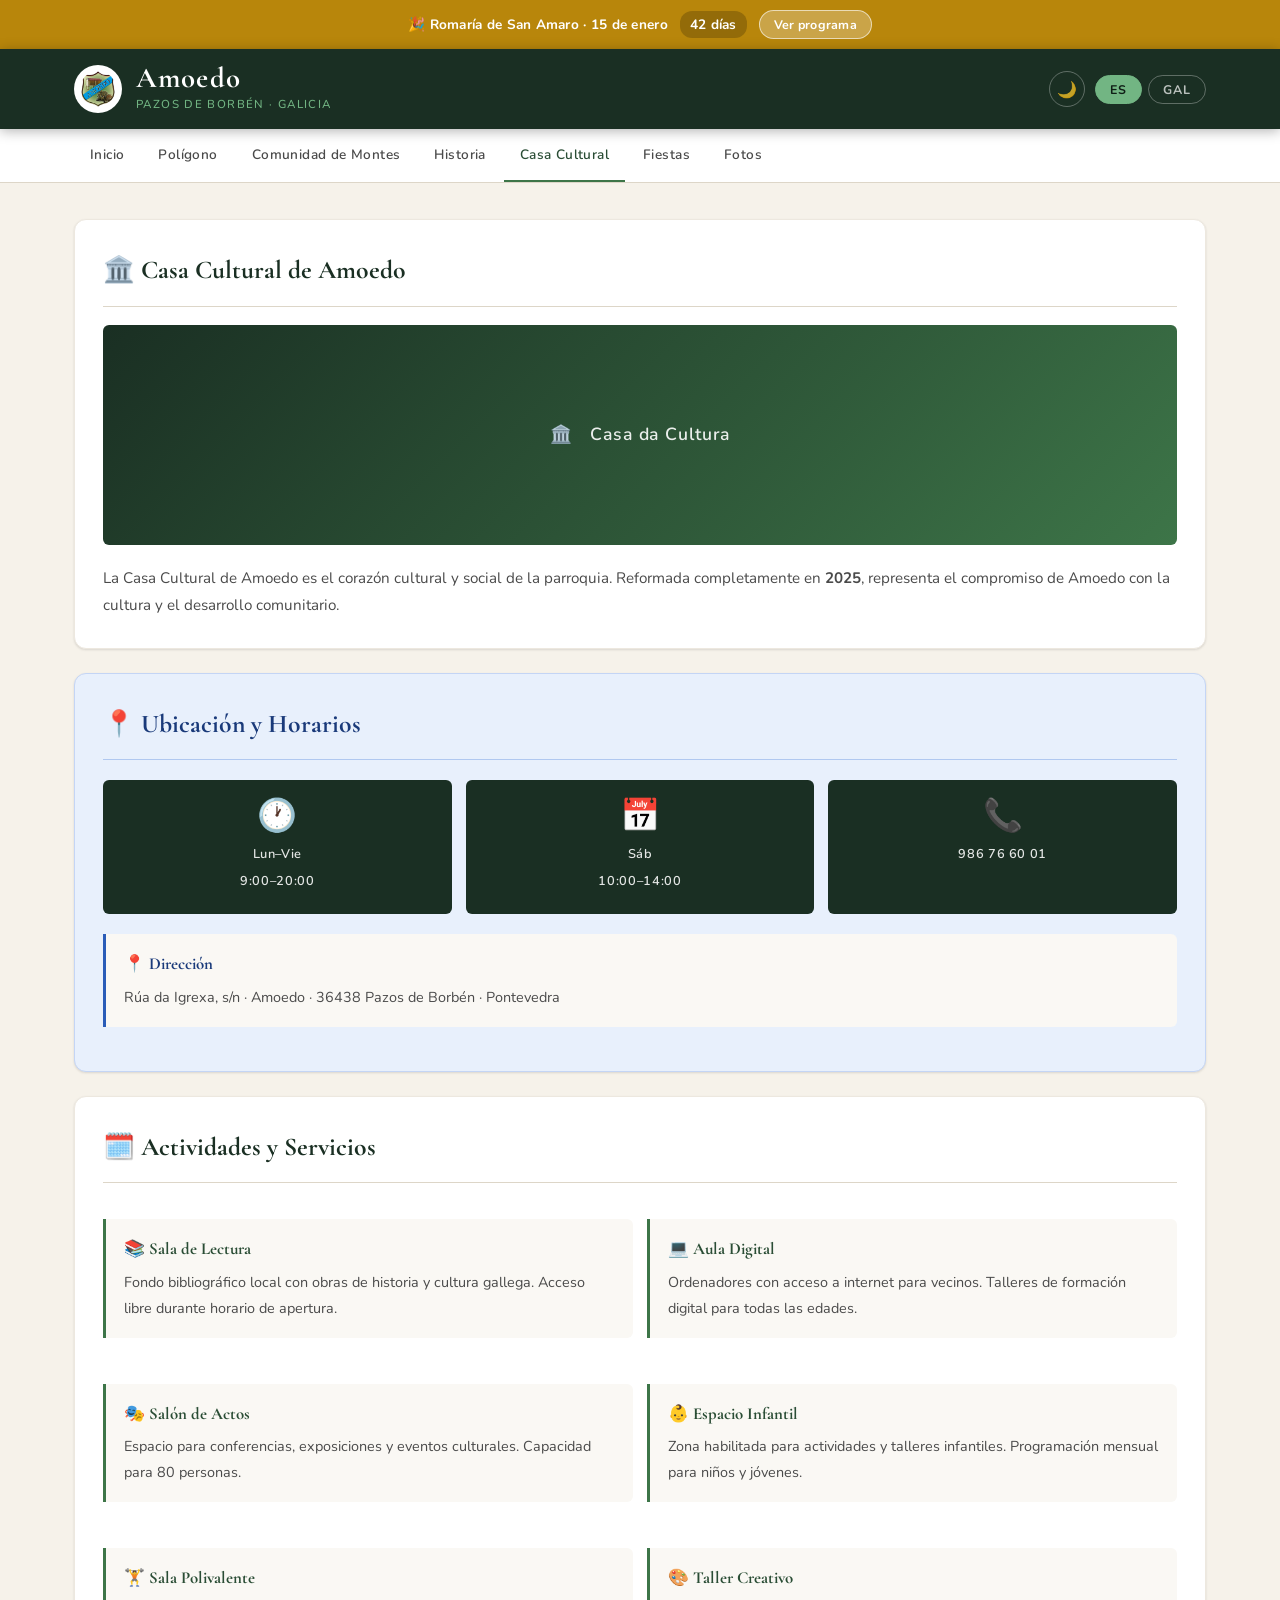
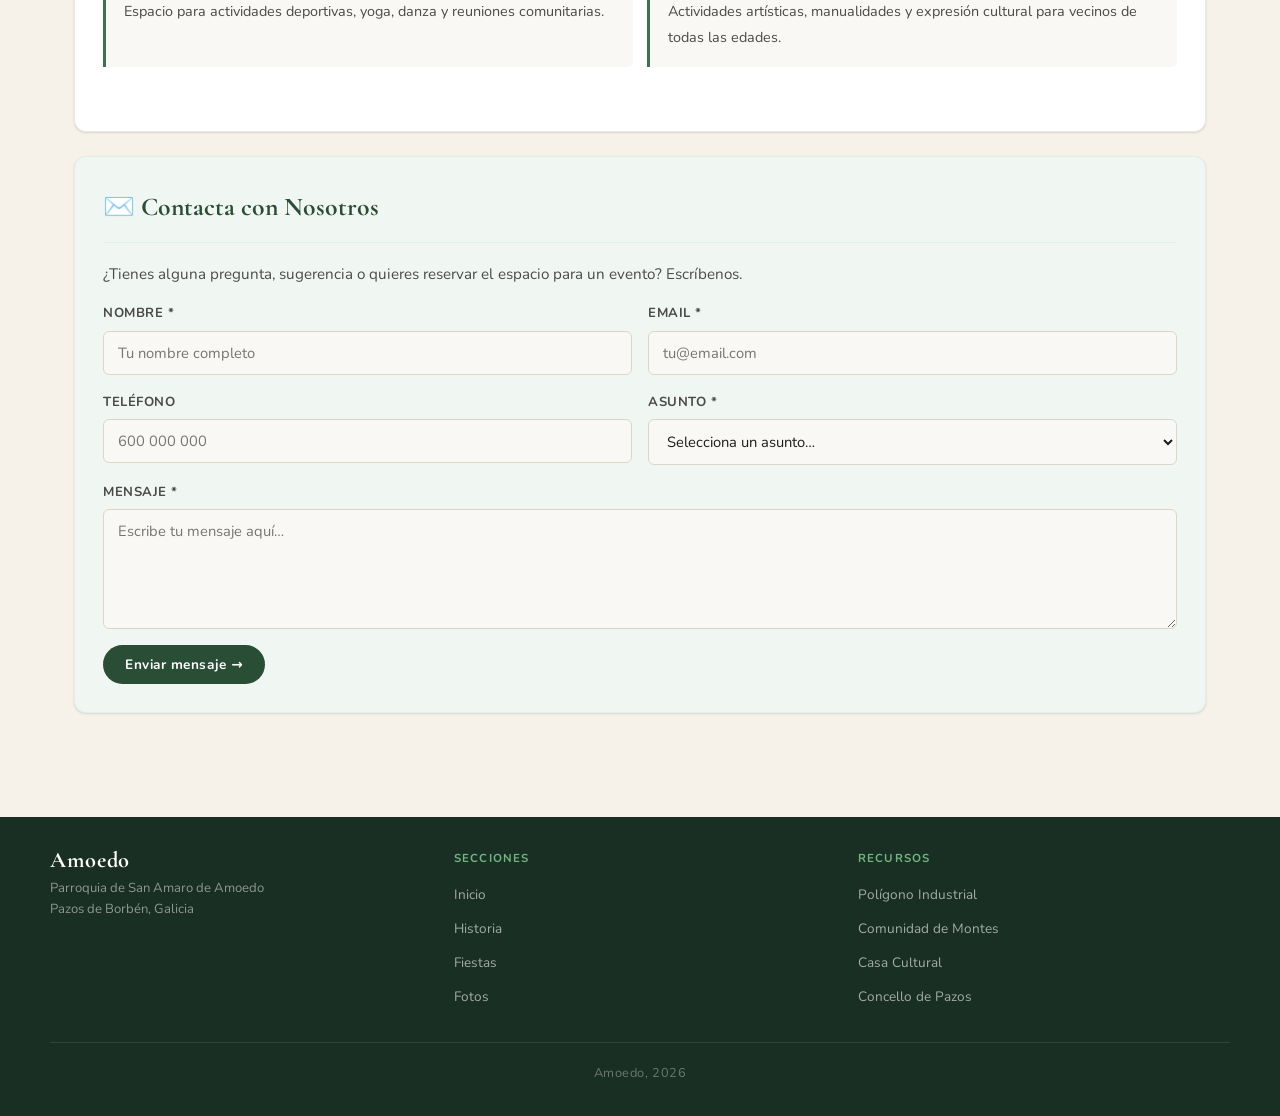
<file: pages/casa-cultural.html>
<!DOCTYPE html>
<html lang="es">
<head>
  <meta charset="UTF-8">
  <meta name="viewport" content="width=device-width, initial-scale=1.0">
  <title>Casa Cultural — Amoedo</title>
  <link rel="stylesheet" href="../css/styles.css">
</head>
<body>

  <!-- EVENT BANNER -->
  <div class="event-banner">
    <span>🎉 Romaría de San Amaro · 15 de enero</span>
    <span class="banner-countdown" id="banner-countdown">cargando...</span>
    <a href="../pages/fiestas.html">Ver programa</a>
  </div>

  <!-- HEADER -->
  <header class="site-header">
    <div class="header-inner">
      <a href="../index.html" class="header-logo">
        <img src="../images/escudo-amoedo.png" alt="Escudo de Amoedo" class="logo-img">
        <div>
          <div class="header-title">Amoedo</div>
          <div class="header-subtitle">Pazos de Borbén · Galicia</div>
        </div>
      </a>
      <div class="header-spacer"></div>
      <div class="header-actions">
        <button class="dark-toggle" onclick="toggleDark()" title="Modo oscuro">🌙</button>
        <div class="lang-selector">
          <button class="lang-btn active" id="lang-es" onclick="changeLanguage('es')">ES</button>
          <button class="lang-btn" id="lang-gl" onclick="changeLanguage('gl')">GAL</button>
        </div>
        <button class="hamburger" id="hamburger" aria-label="Menú">
          <span></span><span></span><span></span>
        </button>
      </div>
    </div>
  </header>

  <!-- DESKTOP NAV -->
  <nav class="site-nav">
    <div class="nav-inner">
      <a href="../index.html" class="nav-link" id="nav-home">Inicio</a>
      <a href="../pages/poligono.html" class="nav-link" id="nav-polygon">Polígono</a>
      <a href="../pages/comunidad-montes.html" class="nav-link" id="nav-montes">Comunidad de Montes</a>
      <a href="../pages/historia.html" class="nav-link" id="nav-history">Historia</a>
      <a href="../pages/casa-cultural.html" class="nav-link active" id="nav-cultura">Casa Cultural</a>
      <a href="../pages/fiestas.html" class="nav-link" id="nav-events">Fiestas</a>
      <a href="../pages/fotos.html" class="nav-link" id="nav-photos">Fotos</a>
    </div>
  </nav>

  <!-- MOBILE NAV -->
  <div class="mobile-nav" id="mobile-nav">
    <button class="mobile-nav-close" id="mobile-nav-close">✕</button>
    <a href="../index.html" class="nav-link">Inicio</a>
    <a href="../pages/poligono.html" class="nav-link">Polígono</a>
    <a href="../pages/comunidad-montes.html" class="nav-link">Comunidad de Montes</a>
    <a href="../pages/historia.html" class="nav-link">Historia</a>
    <a href="../pages/casa-cultural.html" class="nav-link active">Casa Cultural</a>
    <a href="../pages/fiestas.html" class="nav-link">Fiestas</a>
    <a href="../pages/fotos.html" class="nav-link">Fotos</a>
  </div>

  <div class="page-body">
    <main class="page-main">

      <div class="card reveal">
        <h2>🏛️ Casa Cultural de Amoedo</h2>
        <div class="img-placeholder" style="background:linear-gradient(135deg,#1a2f23,#3d7548);">
          🏛️ &nbsp; Casa da Cultura
        </div>
        <p>La Casa Cultural de Amoedo es el corazón cultural y social de la parroquia.
        Reformada completamente en <strong>2025</strong>, representa el compromiso de
        Amoedo con la cultura y el desarrollo comunitario.</p>
      </div>

      <div class="card card-blue reveal">
        <h2>📍 Ubicación y Horarios</h2>
        <div class="data-grid" style="grid-template-columns:1fr 1fr 1fr;">
          <div class="data-item">
            <span class="data-icon">🕐</span>
            <span class="data-label">Lun–Vie<br>9:00–20:00</span>
          </div>
          <div class="data-item">
            <span class="data-icon">📅</span>
            <span class="data-label">Sáb<br>10:00–14:00</span>
          </div>
          <div class="data-item">
            <span class="data-icon">📞</span>
            <span class="data-label">986 76 60 01</span>
          </div>
        </div>
        <div class="info-box blue">
          <strong>📍 Dirección</strong>
          <p>Rúa da Igrexa, s/n · Amoedo · 36438 Pazos de Borbén · Pontevedra</p>
        </div>
      </div>

      <div class="card reveal">
        <h2>🗓️ Actividades y Servicios</h2>
        <div class="data-grid" style="grid-template-columns:1fr 1fr;">
          <div class="info-box"><strong>📚 Sala de Lectura</strong><p>Fondo bibliográfico local con obras de historia y cultura gallega. Acceso libre durante horario de apertura.</p></div>
          <div class="info-box"><strong>💻 Aula Digital</strong><p>Ordenadores con acceso a internet para vecinos. Talleres de formación digital para todas las edades.</p></div>
          <div class="info-box"><strong>🎭 Salón de Actos</strong><p>Espacio para conferencias, exposiciones y eventos culturales. Capacidad para 80 personas.</p></div>
          <div class="info-box"><strong>👶 Espacio Infantil</strong><p>Zona habilitada para actividades y talleres infantiles. Programación mensual para niños y jóvenes.</p></div>
          <div class="info-box"><strong>🏋️ Sala Polivalente</strong><p>Espacio para actividades deportivas, yoga, danza y reuniones comunitarias.</p></div>
          <div class="info-box"><strong>🎨 Taller Creativo</strong><p>Actividades artísticas, manualidades y expresión cultural para vecinos de todas las edades.</p></div>
        </div>
      </div>

      <!-- FORMULARIO DE CONTACTO -->
      <div class="card card-green reveal">
        <h2>✉️ Contacta con Nosotros</h2>
        <p>¿Tienes alguna pregunta, sugerencia o quieres reservar el espacio para un evento? Escríbenos.</p>

        <form class="contact-form" id="contact-form" onsubmit="submitForm(event)">
          <div class="form-row">
            <div class="form-group">
              <label for="f-name">Nombre *</label>
              <input type="text" id="f-name" placeholder="Tu nombre completo" required>
            </div>
            <div class="form-group">
              <label for="f-email">Email *</label>
              <input type="email" id="f-email" placeholder="tu@email.com" required>
            </div>
          </div>
          <div class="form-row">
            <div class="form-group">
              <label for="f-phone">Teléfono</label>
              <input type="tel" id="f-phone" placeholder="600 000 000">
            </div>
            <div class="form-group">
              <label for="f-subject">Asunto *</label>
              <select id="f-subject" required>
                <option value="">Selecciona un asunto…</option>
                <option>Reserva de espacio</option>
                <option>Actividades y programación</option>
                <option>Talleres y cursos</option>
                <option>Propuesta cultural</option>
                <option>Información general</option>
                <option>Otro</option>
              </select>
            </div>
          </div>
          <div class="form-group">
            <label for="f-message">Mensaje *</label>
            <textarea id="f-message" placeholder="Escribe tu mensaje aquí…" required></textarea>
          </div>
          <div>
            <button type="submit" class="btn btn-primary">Enviar mensaje →</button>
          </div>
        </form>

        <div class="form-success" id="form-success">
          ✅ ¡Mensaje enviado! Te responderemos en menos de 48 horas.
        </div>
      </div>

    </main>
  </div>


  <footer class="site-footer">
    <div class="footer-inner">
      <div class="footer-brand">
        <div class="header-title">Amoedo</div>
        <p>Parroquia de San Amaro de Amoedo<br>Pazos de Borbén, Galicia</p>
      </div>
      <div class="footer-links">
        <h4>Secciones</h4>
        <ul>
          <li><a href="../index.html">Inicio</a></li>
          <li><a href="../pages/historia.html">Historia</a></li>
          <li><a href="../pages/fiestas.html">Fiestas</a></li>
          <li><a href="../pages/fotos.html">Fotos</a></li>
        </ul>
      </div>
      <div class="footer-links">
        <h4>Recursos</h4>
        <ul>
          <li><a href="../pages/poligono.html">Polígono Industrial</a></li>
          <li><a href="../pages/comunidad-montes.html">Comunidad de Montes</a></li>
          <li><a href="../pages/casa-cultural.html">Casa Cultural</a></li>
          <li><a href="https://pazosdeborben.sedelectronica.gal/" target="_blank">Concello de Pazos</a></li>
        </ul>
      </div>
    </div>
    <div class="footer-bottom">
      <p id="footer-text">© Amoedo 2026 · Pazos de Borbén, Galicia · Todos los derechos reservados</p>
    </div>
  </footer>

  <script src="../js/main.js"></script>
  <script src="../js/ui.js"></script>
  

  <script>
    function submitForm(e) {
      e.preventDefault();
      document.getElementById('contact-form').style.display = 'none';
      const s = document.getElementById('form-success');
      s.style.display = 'block';
      setTimeout(() => {
        s.style.display = 'none';
        document.getElementById('contact-form').style.display = 'flex';
        document.getElementById('contact-form').reset();
      }, 5000);
    }
  </script>
</body>
</html>
</file>
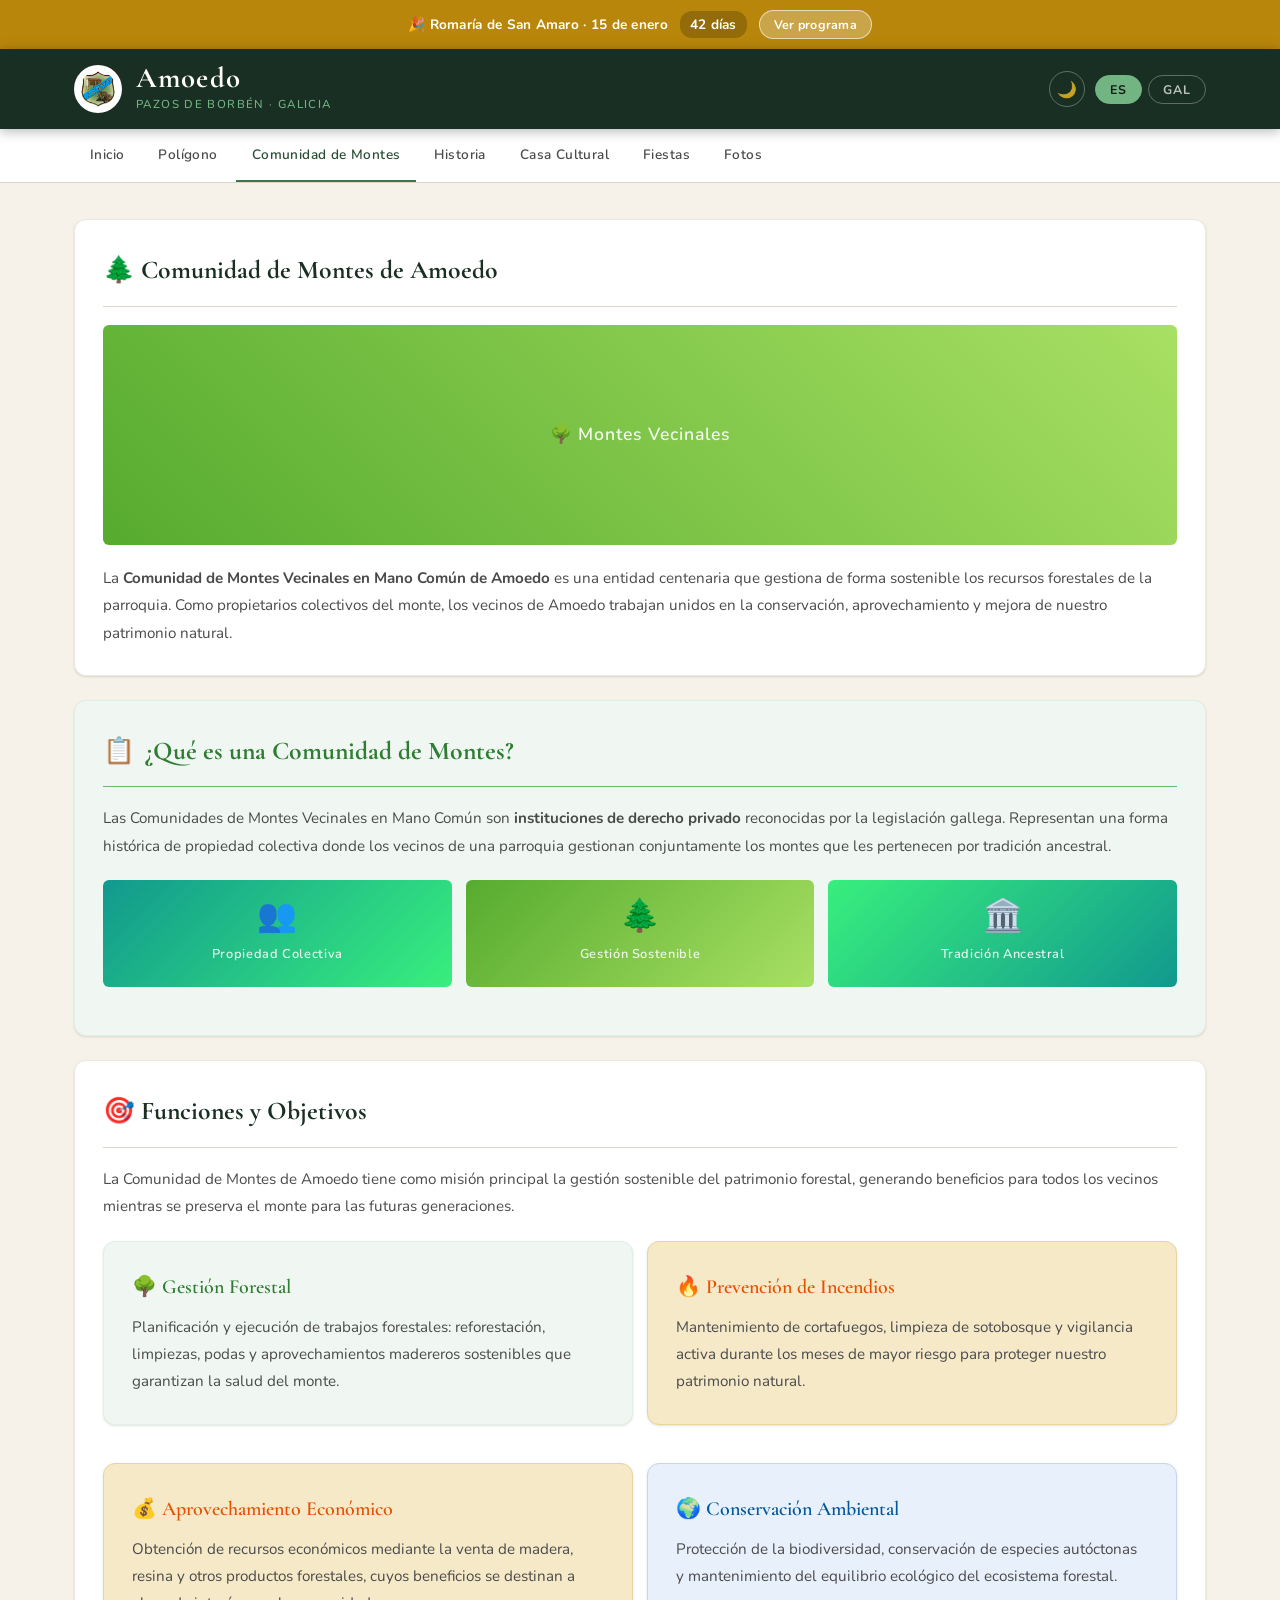
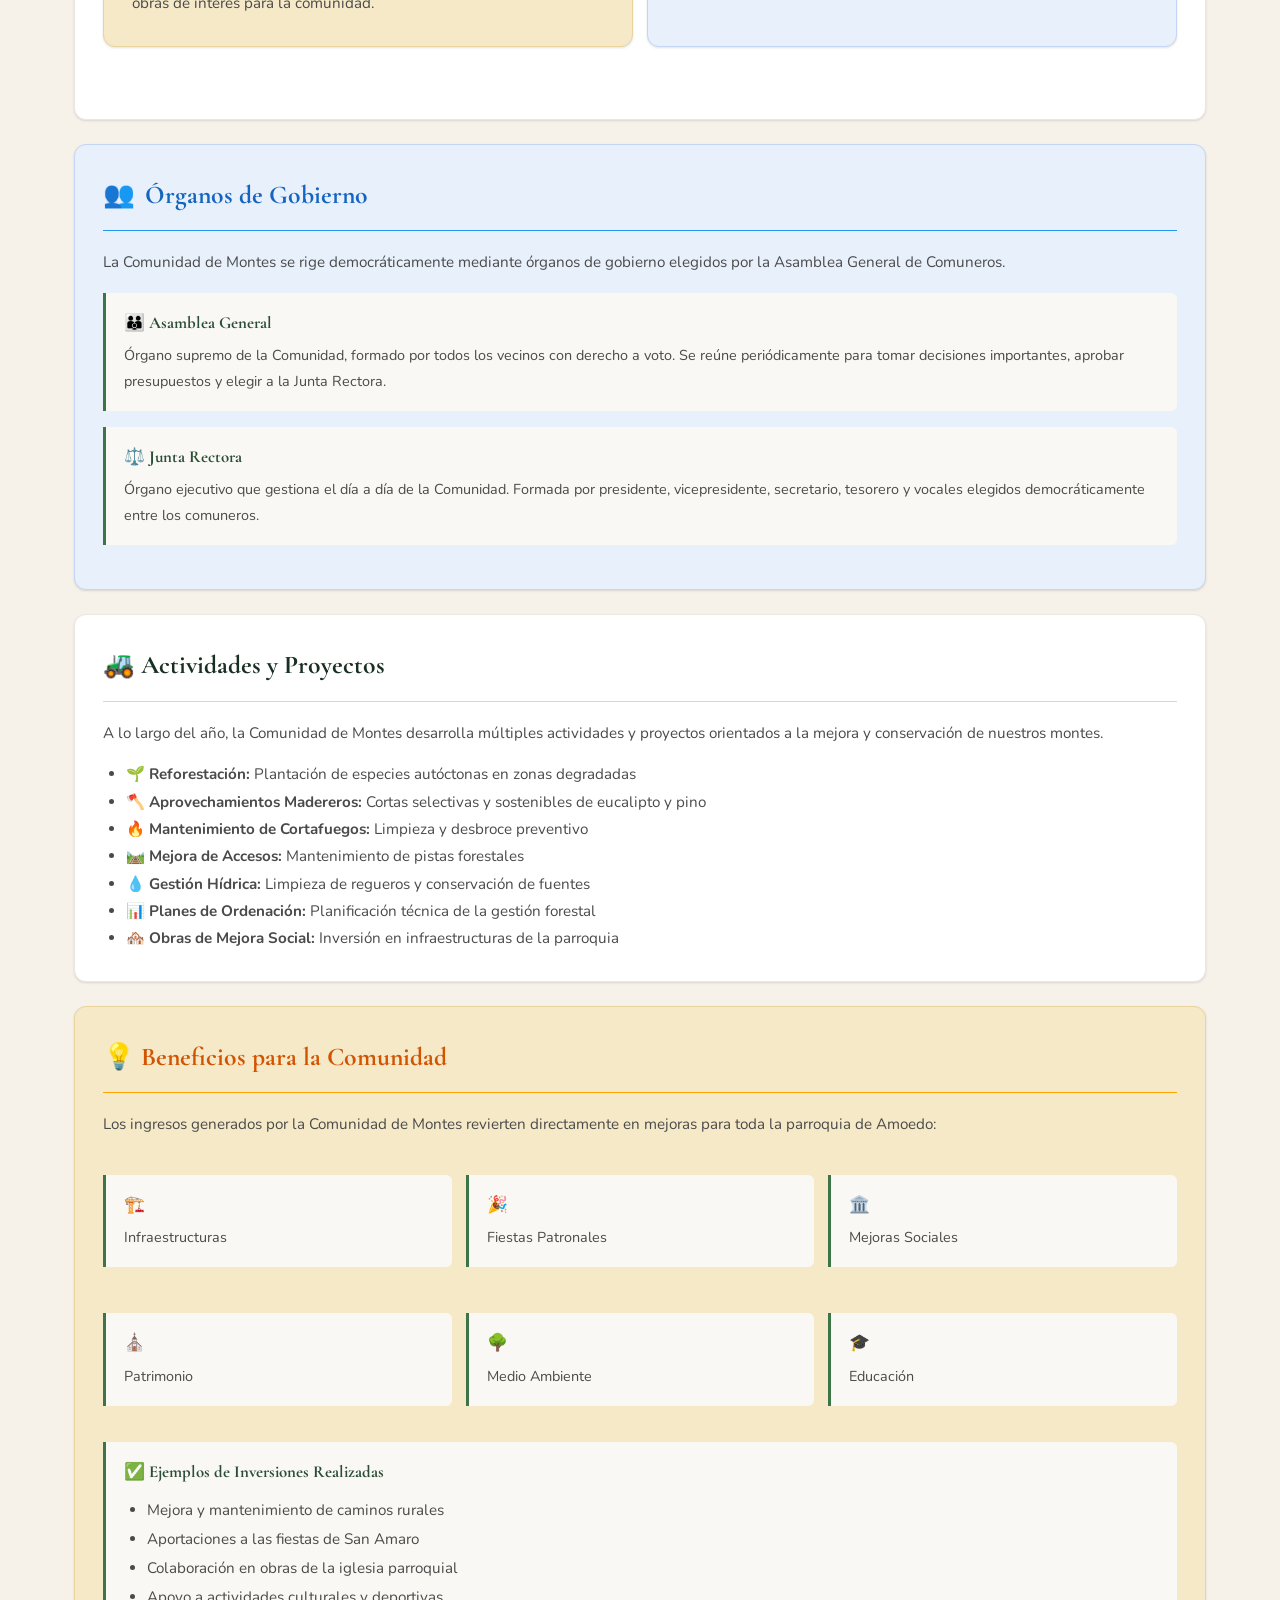
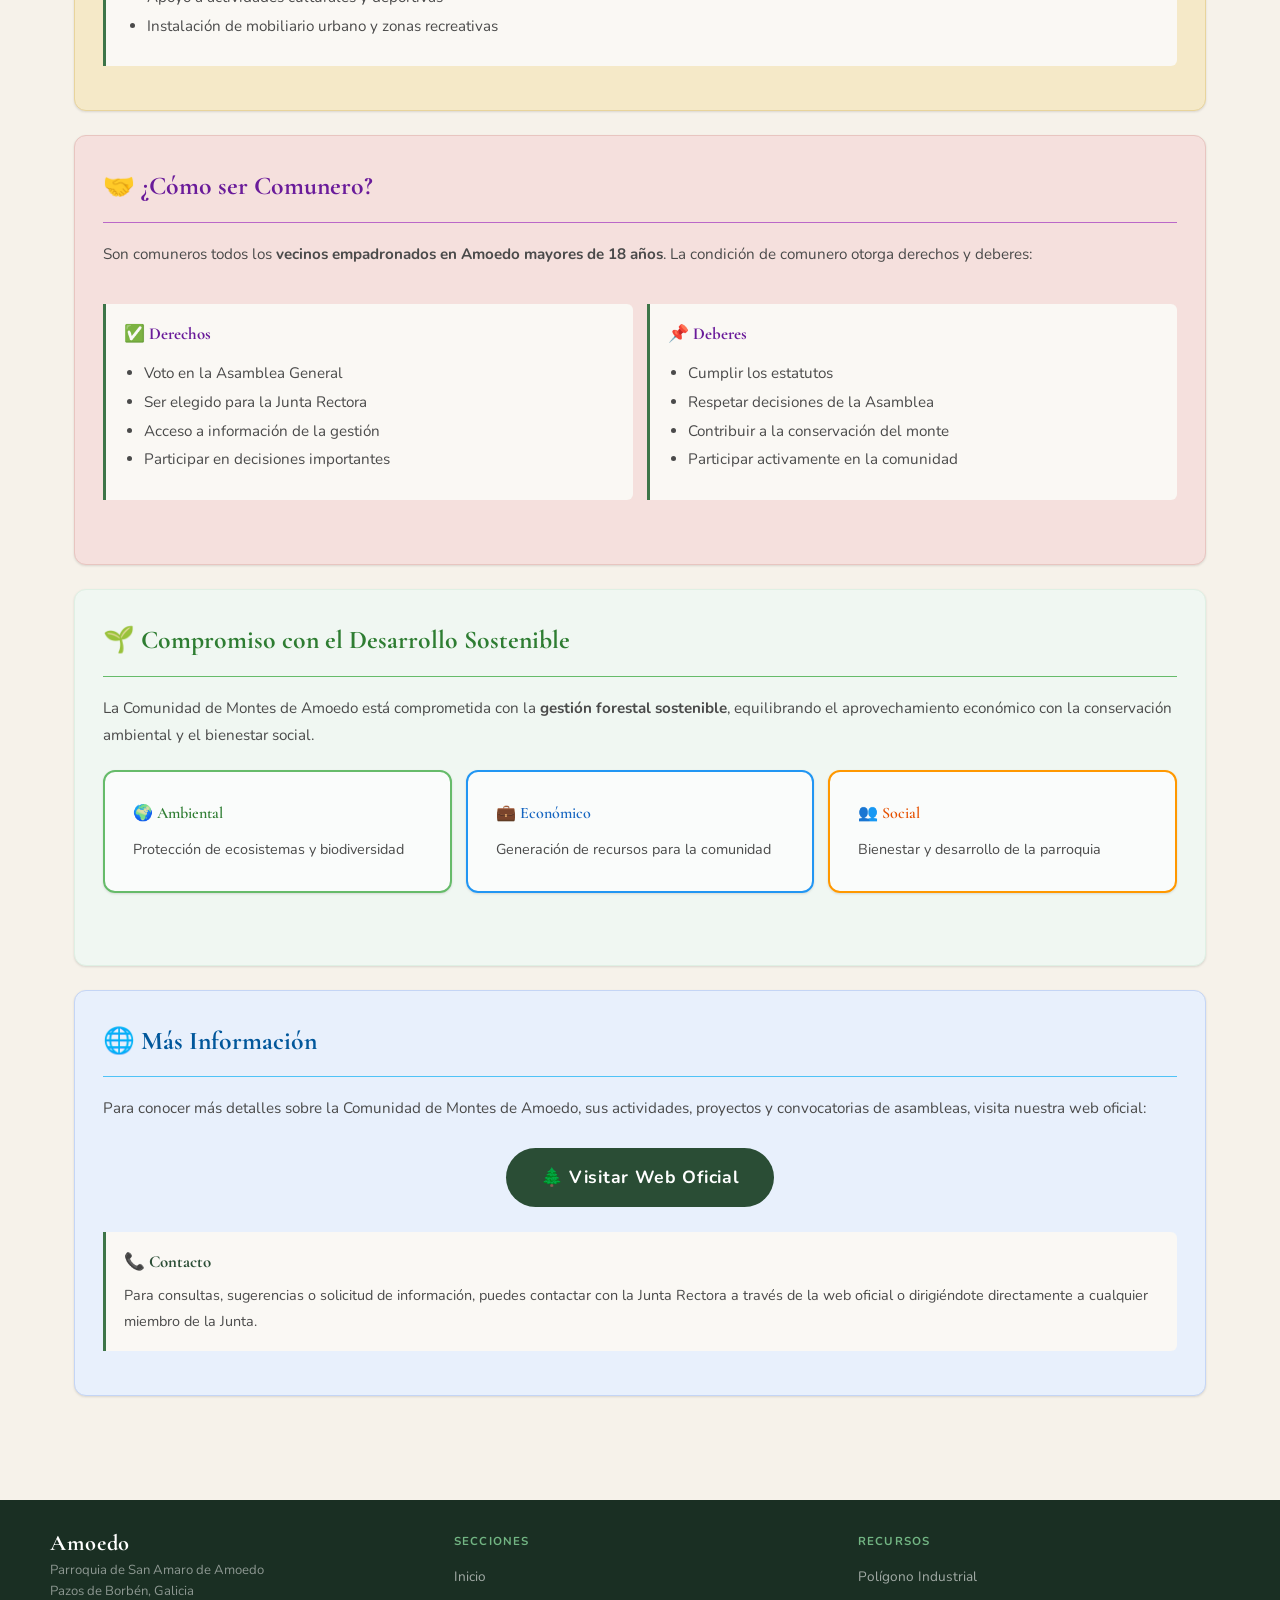
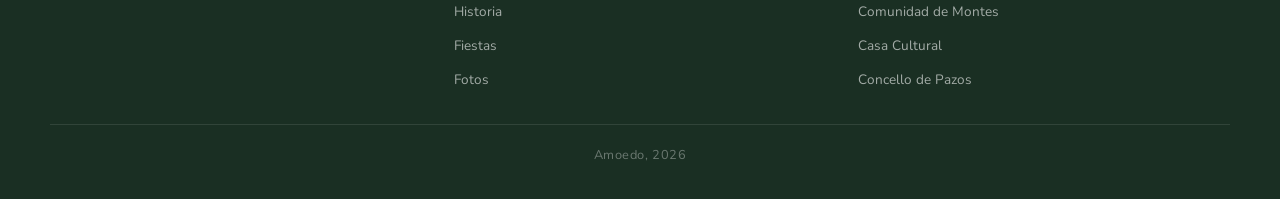
<file: pages/comunidad-montes.html>
<!DOCTYPE html>
<html lang="es">
<head>
  <meta charset="UTF-8">
  <meta name="viewport" content="width=device-width, initial-scale=1.0">
  <title>Comunidad de Montes — Amoedo</title>
  <link rel="stylesheet" href="../css/styles.css">
</head>
<body>

  <!-- EVENT BANNER -->
  <div class="event-banner">
    <span>🎉 Romaría de San Amaro · 15 de enero</span>
    <span class="banner-countdown" id="banner-countdown">cargando...</span>
    <a href="../pages/fiestas.html">Ver programa</a>
  </div>

  <!-- HEADER -->
  <header class="site-header">
    <div class="header-inner">
      <a href="../index.html" class="header-logo">
        <img src="../images/escudo-amoedo.png" alt="Escudo de Amoedo" class="logo-img">
        <div>
          <div class="header-title">Amoedo</div>
          <div class="header-subtitle">Pazos de Borbén · Galicia</div>
        </div>
      </a>
      <div class="header-spacer"></div>
      <div class="header-actions">
        <button class="dark-toggle" onclick="toggleDark()" title="Modo oscuro">🌙</button>
        <div class="lang-selector">
          <button class="lang-btn active" id="lang-es" onclick="changeLanguage('es')">ES</button>
          <button class="lang-btn" id="lang-gl" onclick="changeLanguage('gl')">GAL</button>
        </div>
        <button class="hamburger" id="hamburger" aria-label="Menú">
          <span></span><span></span><span></span>
        </button>
      </div>
    </div>
  </header>

  <!-- DESKTOP NAV -->
  <nav class="site-nav">
    <div class="nav-inner">
      <a href="../index.html" class="nav-link" id="nav-home">Inicio</a>
      <a href="../pages/poligono.html" class="nav-link" id="nav-polygon">Polígono</a>
      <a href="../pages/comunidad-montes.html" class="nav-link active" id="nav-montes">Comunidad de Montes</a>
      <a href="../pages/historia.html" class="nav-link" id="nav-history">Historia</a>
      <a href="../pages/casa-cultural.html" class="nav-link" id="nav-cultura">Casa Cultural</a>
      <a href="../pages/fiestas.html" class="nav-link" id="nav-events">Fiestas</a>
      <a href="../pages/fotos.html" class="nav-link" id="nav-photos">Fotos</a>
    </div>
  </nav>

  <!-- MOBILE NAV -->
  <div class="mobile-nav" id="mobile-nav">
    <button class="mobile-nav-close" id="mobile-nav-close">✕</button>
    <a href="../index.html" class="nav-link">Inicio</a>
    <a href="../pages/poligono.html" class="nav-link">Polígono</a>
    <a href="../pages/comunidad-montes.html" class="nav-link active">Comunidad de Montes</a>
    <a href="../pages/historia.html" class="nav-link">Historia</a>
    <a href="../pages/casa-cultural.html" class="nav-link">Casa Cultural</a>
    <a href="../pages/fiestas.html" class="nav-link">Fiestas</a>
    <a href="../pages/fotos.html" class="nav-link">Fotos</a>
  </div>

<div class="page-body">
    <div class="page-main">
            <main>
                <!-- Introducción -->
                <div class="card reveal">
                    <h2 id="montes-title">🌲 Comunidad de Montes de Amoedo</h2>

                    <div class="img-placeholder" style="background: linear-gradient(45deg, #56ab2f 0%, #a8e063 100%);">
                        🌳 Montes Vecinales
                    </div>


                    <p id="montes-intro">
                        La <strong>Comunidad de Montes Vecinales en Mano Común de Amoedo</strong> 
                        es una entidad centenaria que gestiona de forma sostenible los recursos 
                        forestales de la parroquia. Como propietarios colectivos del monte, los 
                        vecinos de Amoedo trabajan unidos en la conservación, aprovechamiento y 
                        mejora de nuestro patrimonio natural.
                    </p>
                </div>

                <!-- Qué es la Comunidad de Montes -->
                <div class="card card-green reveal">
                    <h2 style="color: #2e7d32; border-color: #66bb6a;">📋 <span id="que-es-title">¿Qué es una Comunidad de Montes?</span></h2>

                    <p id="que-es-desc">
                        Las Comunidades de Montes Vecinales en Mano Común son <strong>instituciones 
                        de derecho privado</strong> reconocidas por la legislación gallega. 
                        Representan una forma histórica de propiedad colectiva donde los vecinos 
                        de una parroquia gestionan conjuntamente los montes que les pertenecen 
                        por tradición ancestral.
                    </p>

                    <div class="data-grid" style="grid-template-columns: 1fr 1fr 1fr;">
                        <div class="data-item" style="background: linear-gradient(135deg, #11998e 0%, #38ef7d 100%);">
                            <span class="data-icon">👥</span>
                            <span class="data-label" id="dato1">Propiedad Colectiva</span>
                        </div>
                        <div class="data-item" style="background: linear-gradient(135deg, #56ab2f 0%, #a8e063 100%);">
                            <span class="data-icon">🌲</span>
                            <span class="data-label" id="dato2">Gestión Sostenible</span>
                        </div>
                        <div class="data-item" style="background: linear-gradient(135deg, #38ef7d 0%, #11998e 100%);">
                            <span class="data-icon">🏛️</span>
                            <span class="data-label" id="dato3">Tradición Ancestral</span>
                        </div>
                    </div>
                </div>

                <!-- Funciones y Objetivos -->
                <div class="card reveal">
                    <h2 id="funciones-title">🎯 Funciones y Objetivos</h2>

                    <p id="funciones-intro">
                        La Comunidad de Montes de Amoedo tiene como misión principal la gestión 
                        sostenible del patrimonio forestal, generando beneficios para todos los 
                        vecinos mientras se preserva el monte para las futuras generaciones.
                    </p>

                    <div class="data-grid" style="grid-template-columns: 1fr 1fr;">
                        <!-- Gestión Forestal -->
                        <div class="card card-green reveal">
                            <h3 style="color: #2e7d32; margin-top: 0;">🌳 <span id="gestion-title">Gestión Forestal</span></h3>
                            <p id="gestion-desc">
                                Planificación y ejecución de trabajos forestales: reforestación, 
                                limpiezas, podas y aprovechamientos madereros sostenibles que 
                                garantizan la salud del monte.
                            </p>
                        </div>

                        <!-- Prevención de Incendios -->
                        <div class="card card-amber reveal">
                            <h3 style="color: #e65100; margin-top: 0;">🔥 <span id="prevencion-title">Prevención de Incendios</span></h3>
                            <p id="prevencion-desc">
                                Mantenimiento de cortafuegos, limpieza de sotobosque y vigilancia 
                                activa durante los meses de mayor riesgo para proteger nuestro 
                                patrimonio natural.
                            </p>
                        </div>

                        <!-- Aprovechamiento Económico -->
                        <div class="card card-amber reveal">
                            <h3 style="color: #e65100; margin-top: 0;">💰 <span id="aprovechamiento-title">Aprovechamiento Económico</span></h3>
                            <p id="aprovechamiento-desc">
                                Obtención de recursos económicos mediante la venta de madera, 
                                resina y otros productos forestales, cuyos beneficios se destinan 
                                a obras de interés para la comunidad.
                            </p>
                        </div>

                        <!-- Conservación Ambiental -->
                        <div class="card card-blue reveal">
                            <h3 style="color: #01579b; margin-top: 0;">🌍 <span id="conservacion-title">Conservación Ambiental</span></h3>
                            <p id="conservacion-desc">
                                Protección de la biodiversidad, conservación de especies autóctonas 
                                y mantenimiento del equilibrio ecológico del ecosistema forestal.
                            </p>
                        </div>
                    </div>
                </div>

                <!-- Órganos de Gobierno -->
                <div class="card card-blue reveal">
                    <h2 style="color: #1565c0; border-color: #2196f3;">👥 <span id="organos-title">Órganos de Gobierno</span></h2>

                    <p id="organos-intro">
                        La Comunidad de Montes se rige democráticamente mediante órganos de 
                        gobierno elegidos por la Asamblea General de Comuneros.
                    </p>

                    <div class="info-box">
                        <strong>👪 <span id="asamblea-title">Asamblea General</span></strong>
                        <p id="asamblea-desc">
                            Órgano supremo de la Comunidad, formado por todos los vecinos con 
                            derecho a voto. Se reúne periódicamente para tomar decisiones importantes, 
                            aprobar presupuestos y elegir a la Junta Rectora.
                        </p>
                    </div>

                    <div class="info-box">
                        <strong>⚖️ <span id="junta-title">Junta Rectora</span></strong>
                        <p id="junta-desc">
                            Órgano ejecutivo que gestiona el día a día de la Comunidad. Formada 
                            por presidente, vicepresidente, secretario, tesorero y vocales elegidos 
                            democráticamente entre los comuneros.
                        </p>
                    </div>
                </div>

                <!-- Actividades y Proyectos -->
                <div class="card reveal">
                    <h2 id="actividades-title">🚜 Actividades y Proyectos</h2>

                    <p id="actividades-intro">
                        A lo largo del año, la Comunidad de Montes desarrolla múltiples actividades 
                        y proyectos orientados a la mejora y conservación de nuestros montes.
                    </p>

                    <ul style="line-height: 1.8;">
                        <li>🌱 <strong id="act1-label">Reforestación:</strong> <span id="act1">Plantación de especies autóctonas en zonas degradadas</span></li>
                        <li>🪓 <strong id="act2-label">Aprovechamientos Madereros:</strong> <span id="act2">Cortas selectivas y sostenibles de eucalipto y pino</span></li>
                        <li>🔥 <strong id="act3-label">Mantenimiento de Cortafuegos:</strong> <span id="act3">Limpieza y desbroce preventivo</span></li>
                        <li>🛤️ <strong id="act4-label">Mejora de Accesos:</strong> <span id="act4">Mantenimiento de pistas forestales</span></li>
                        <li>💧 <strong id="act5-label">Gestión Hídrica:</strong> <span id="act5">Limpieza de regueros y conservación de fuentes</span></li>
                        <li>📊 <strong id="act6-label">Planes de Ordenación:</strong> <span id="act6">Planificación técnica de la gestión forestal</span></li>
                        <li>🏘️ <strong id="act7-label">Obras de Mejora Social:</strong> <span id="act7">Inversión en infraestructuras de la parroquia</span></li>
                    </ul>
                </div>

                <!-- Beneficios para la Comunidad -->
                <div class="card card-amber reveal">
                    <h2 style="color: #d35400; border-color: #ffa502;" id="beneficios-title">💡 Beneficios para la Comunidad</h2>

                    <p id="beneficios-desc">
                        Los ingresos generados por la Comunidad de Montes revierten directamente 
                        en mejoras para toda la parroquia de Amoedo:
                    </p>

                    <div class="data-grid" style="grid-template-columns: 1fr 1fr 1fr;">
                        <div class="info-box">
                            <strong>🏗️</strong>
                            <p id="beneficio1">Infraestructuras</p>
                        </div>
                        <div class="info-box">
                            <strong>🎉</strong>
                            <p id="beneficio2">Fiestas Patronales</p>
                        </div>
                        <div class="info-box">
                            <strong>🏛️</strong>
                            <p id="beneficio3">Mejoras Sociales</p>
                        </div>
                        <div class="info-box">
                            <strong>⛪</strong>
                            <p id="beneficio4">Patrimonio</p>
                        </div>
                        <div class="info-box">
                            <strong>🌳</strong>
                            <p id="beneficio5">Medio Ambiente</p>
                        </div>
                        <div class="info-box">
                            <strong>🎓</strong>
                            <p id="beneficio6">Educación</p>
                        </div>
                    </div>

                    <div class="info-box">
                        <strong id="ejemplos-title">✅ Ejemplos de Inversiones Realizadas</strong>
                        <ul id="ejemplos-list" style="margin: 10px 0;">
                            <li><span id="ejemplo1">Mejora y mantenimiento de caminos rurales</span></li>
                            <li><span id="ejemplo2">Aportaciones a las fiestas de San Amaro</span></li>
                            <li><span id="ejemplo3">Colaboración en obras de la iglesia parroquial</span></li>
                            <li><span id="ejemplo4">Apoyo a actividades culturales y deportivas</span></li>
                            <li><span id="ejemplo5">Instalación de mobiliario urbano y zonas recreativas</span></li>
                        </ul>
                    </div>
                </div>

                <!-- Cómo ser Comunero -->
                <div class="card card-terra reveal">
                    <h2 style="color: #6a1b9a; border-color: #ba68c8;" id="comunero-title">🤝 ¿Cómo ser Comunero?</h2>

                    <p id="comunero-desc">
                        Son comuneros todos los <strong>vecinos empadronados en Amoedo mayores de 
                        18 años</strong>. La condición de comunero otorga derechos y deberes:
                    </p>

                    <div class="data-grid" style="grid-template-columns: 1fr 1fr;">
                        <div class="info-box">
                            <strong style="color: #6a1b9a;">✅ <span id="derechos-title">Derechos</span></strong>
                            <ul id="derechos-list" style="margin: 10px 0; padding-left: 20px;">
                                <li><span id="derecho1">Voto en la Asamblea General</span></li>
                                <li><span id="derecho2">Ser elegido para la Junta Rectora</span></li>
                                <li><span id="derecho3">Acceso a información de la gestión</span></li>
                                <li><span id="derecho4">Participar en decisiones importantes</span></li>
                            </ul>
                        </div>

                        <div class="info-box">
                            <strong style="color: #6a1b9a;">📌 <span id="deberes-title">Deberes</span></strong>
                            <ul id="deberes-list" style="margin: 10px 0; padding-left: 20px;">
                                <li><span id="deber1">Cumplir los estatutos</span></li>
                                <li><span id="deber2">Respetar decisiones de la Asamblea</span></li>
                                <li><span id="deber3">Contribuir a la conservación del monte</span></li>
                                <li><span id="deber4">Participar activamente en la comunidad</span></li>
                            </ul>
                        </div>
                    </div>
                </div>

                <!-- Desarrollo Sostenible -->
                <div class="card card-green reveal">
                    <h2 style="color: #2e7d32; border-color: #66bb6a;" id="sostenible-title">🌱 Compromiso con el Desarrollo Sostenible</h2>

                    <p id="sostenible-desc">
                        La Comunidad de Montes de Amoedo está comprometida con la <strong>gestión 
                        forestal sostenible</strong>, equilibrando el aprovechamiento económico con 
                        la conservación ambiental y el bienestar social.
                    </p>

                    <div class="data-grid" style="grid-template-columns: 1fr 1fr 1fr;">
                        <div class="card reveal" style="background: rgba(255,255,255,0.7); border: 2px solid #66bb6a;">
                            <h3 style="color: #2e7d32; font-size: 1em; margin-top: 0;">🌍 <span id="sostenible1-title">Ambiental</span></h3>
                            <p id="sostenible1" style="font-size: 0.9em;">Protección de ecosistemas y biodiversidad</p>
                        </div>
                        <div class="card reveal" style="background: rgba(255,255,255,0.7); border: 2px solid #2196f3;">
                            <h3 style="color: #1565c0; font-size: 1em; margin-top: 0;">💼 <span id="sostenible2-title">Económico</span></h3>
                            <p id="sostenible2" style="font-size: 0.9em;">Generación de recursos para la comunidad</p>
                        </div>
                        <div class="card reveal" style="background: rgba(255,255,255,0.7); border: 2px solid #ff9800;">
                            <h3 style="color: #e65100; font-size: 1em; margin-top: 0;">👥 <span id="sostenible3-title">Social</span></h3>
                            <p id="sostenible3" style="font-size: 0.9em;">Bienestar y desarrollo de la parroquia</p>
                        </div>
                    </div>
                </div>

                <!-- Web Oficial -->
                <div class="card card-blue reveal">
                    <h2 style="color: #01579b; border-color: #4fc3f7;" id="web-title">🌐 Más Información</h2>

                    <p id="web-desc">
                        Para conocer más detalles sobre la Comunidad de Montes de Amoedo, sus 
                        actividades, proyectos y convocatorias de asambleas, visita nuestra web oficial:
                    </p>

                    <div style="text-align: center; margin: 25px 0;">
                        <a href="https://comunidademontesam.wixsite.com/2021" target="_blank" class="btn btn-primary" style="display: inline-block; font-size: 1.1em; padding: 15px 35px;">
                            🌲 <span id="visitar-web">Visitar Web Oficial</span>
                        </a>
                    </div>

                    <div class="info-box">
                        <strong>📞 <span id="contacto-title">Contacto</span></strong>
                        <p id="contacto-desc">
                            Para consultas, sugerencias o solicitud de información, puedes contactar 
                            con la Junta Rectora a través de la web oficial o dirigiéndote 
                            directamente a cualquier miembro de la Junta.
                        </p>
                    </div>
                </div>

            </main>
        </div>

  </div><!-- /page-body -->

  <footer class="site-footer">
    <div class="footer-inner">
      <div class="footer-brand">
        <div class="header-title">Amoedo</div>
        <p>Parroquia de San Amaro de Amoedo<br>Pazos de Borbén, Galicia</p>
      </div>
      <div class="footer-links">
        <h4>Secciones</h4>
        <ul>
          <li><a href="../index.html">Inicio</a></li>
          <li><a href="../pages/historia.html">Historia</a></li>
          <li><a href="../pages/fiestas.html">Fiestas</a></li>
          <li><a href="../pages/fotos.html">Fotos</a></li>
        </ul>
      </div>
      <div class="footer-links">
        <h4>Recursos</h4>
        <ul>
          <li><a href="../pages/poligono.html">Polígono Industrial</a></li>
          <li><a href="../pages/comunidad-montes.html">Comunidad de Montes</a></li>
          <li><a href="../pages/casa-cultural.html">Casa Cultural</a></li>
          <li><a href="https://pazosdeborben.sedelectronica.gal/" target="_blank">Concello de Pazos</a></li>
        </ul>
      </div>
    </div>
    <div class="footer-bottom">
      <p id="footer-text">© Amoedo 2026 · Pazos de Borbén, Galicia · Todos los derechos reservados</p>
    </div>
  </footer>

  <script src="../js/main.js"></script>
  <script src="../js/ui.js"></script>
  

</body>
</html>
</file>
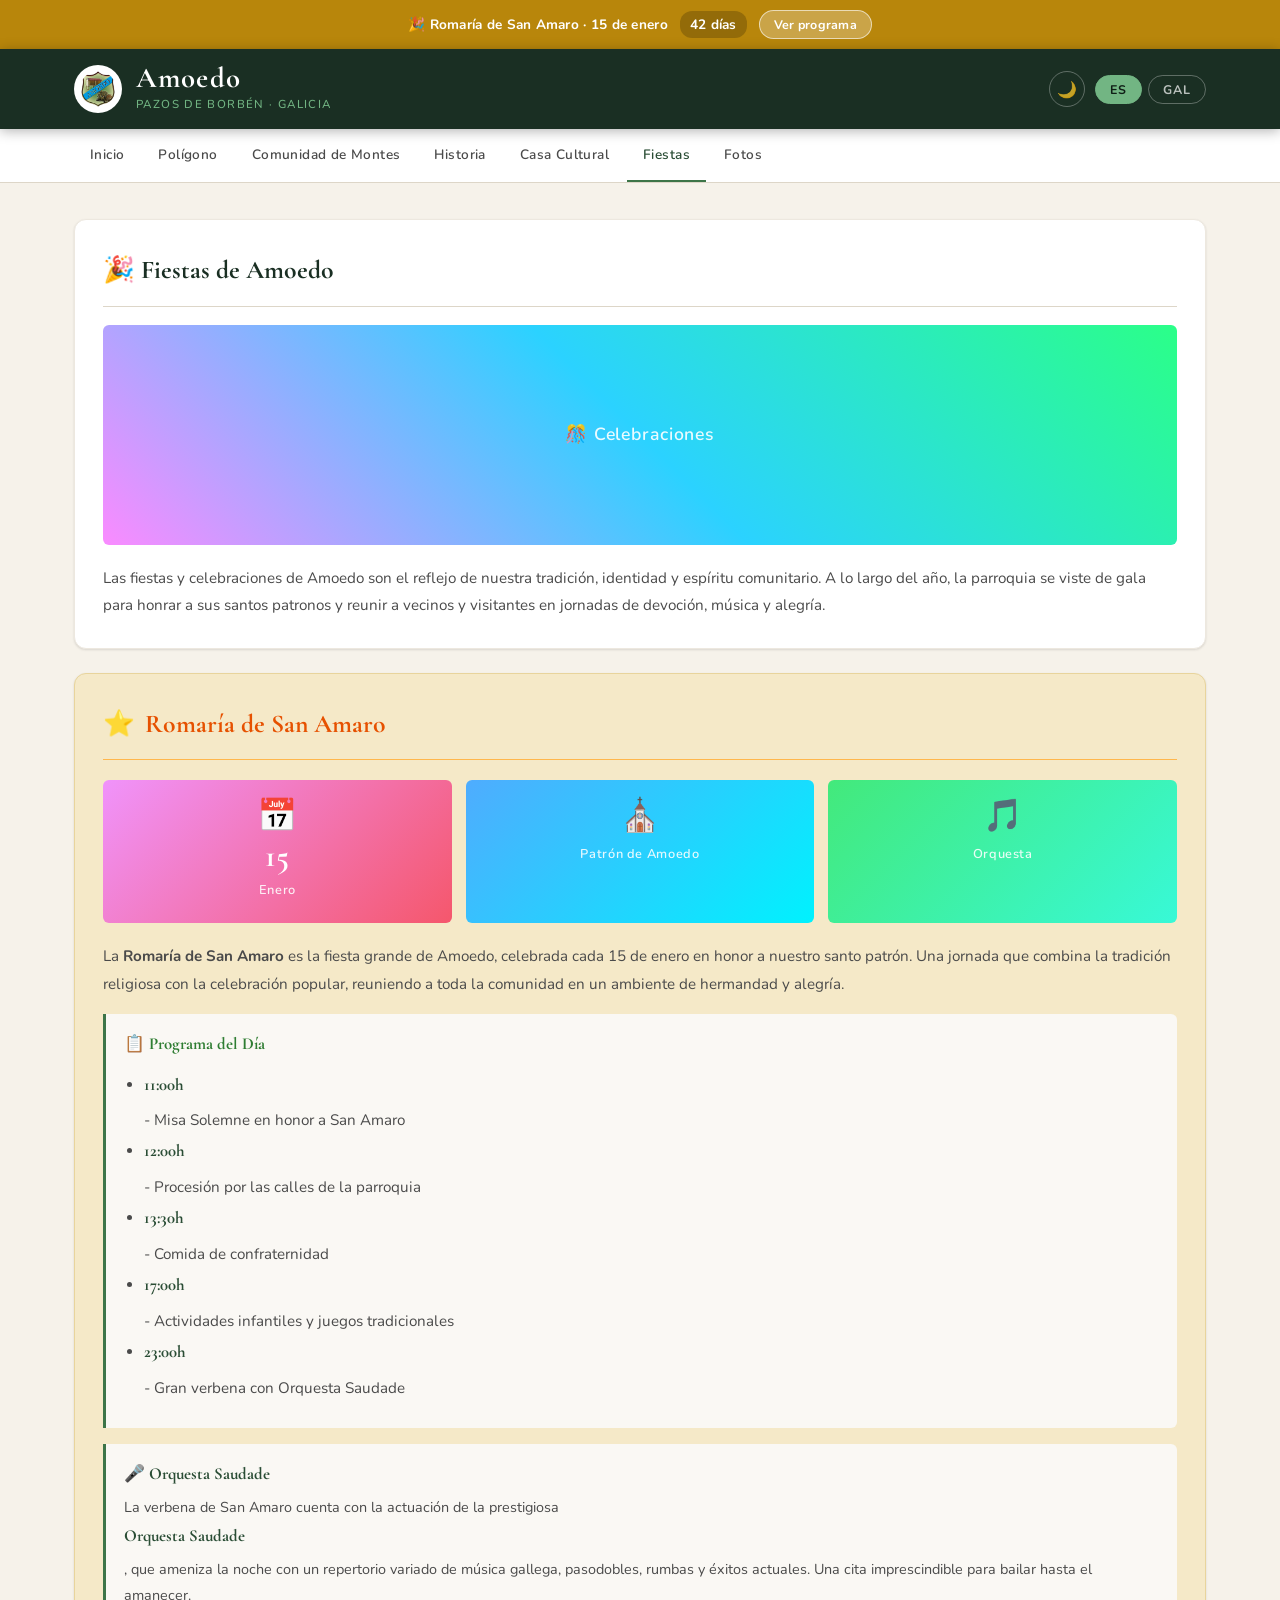
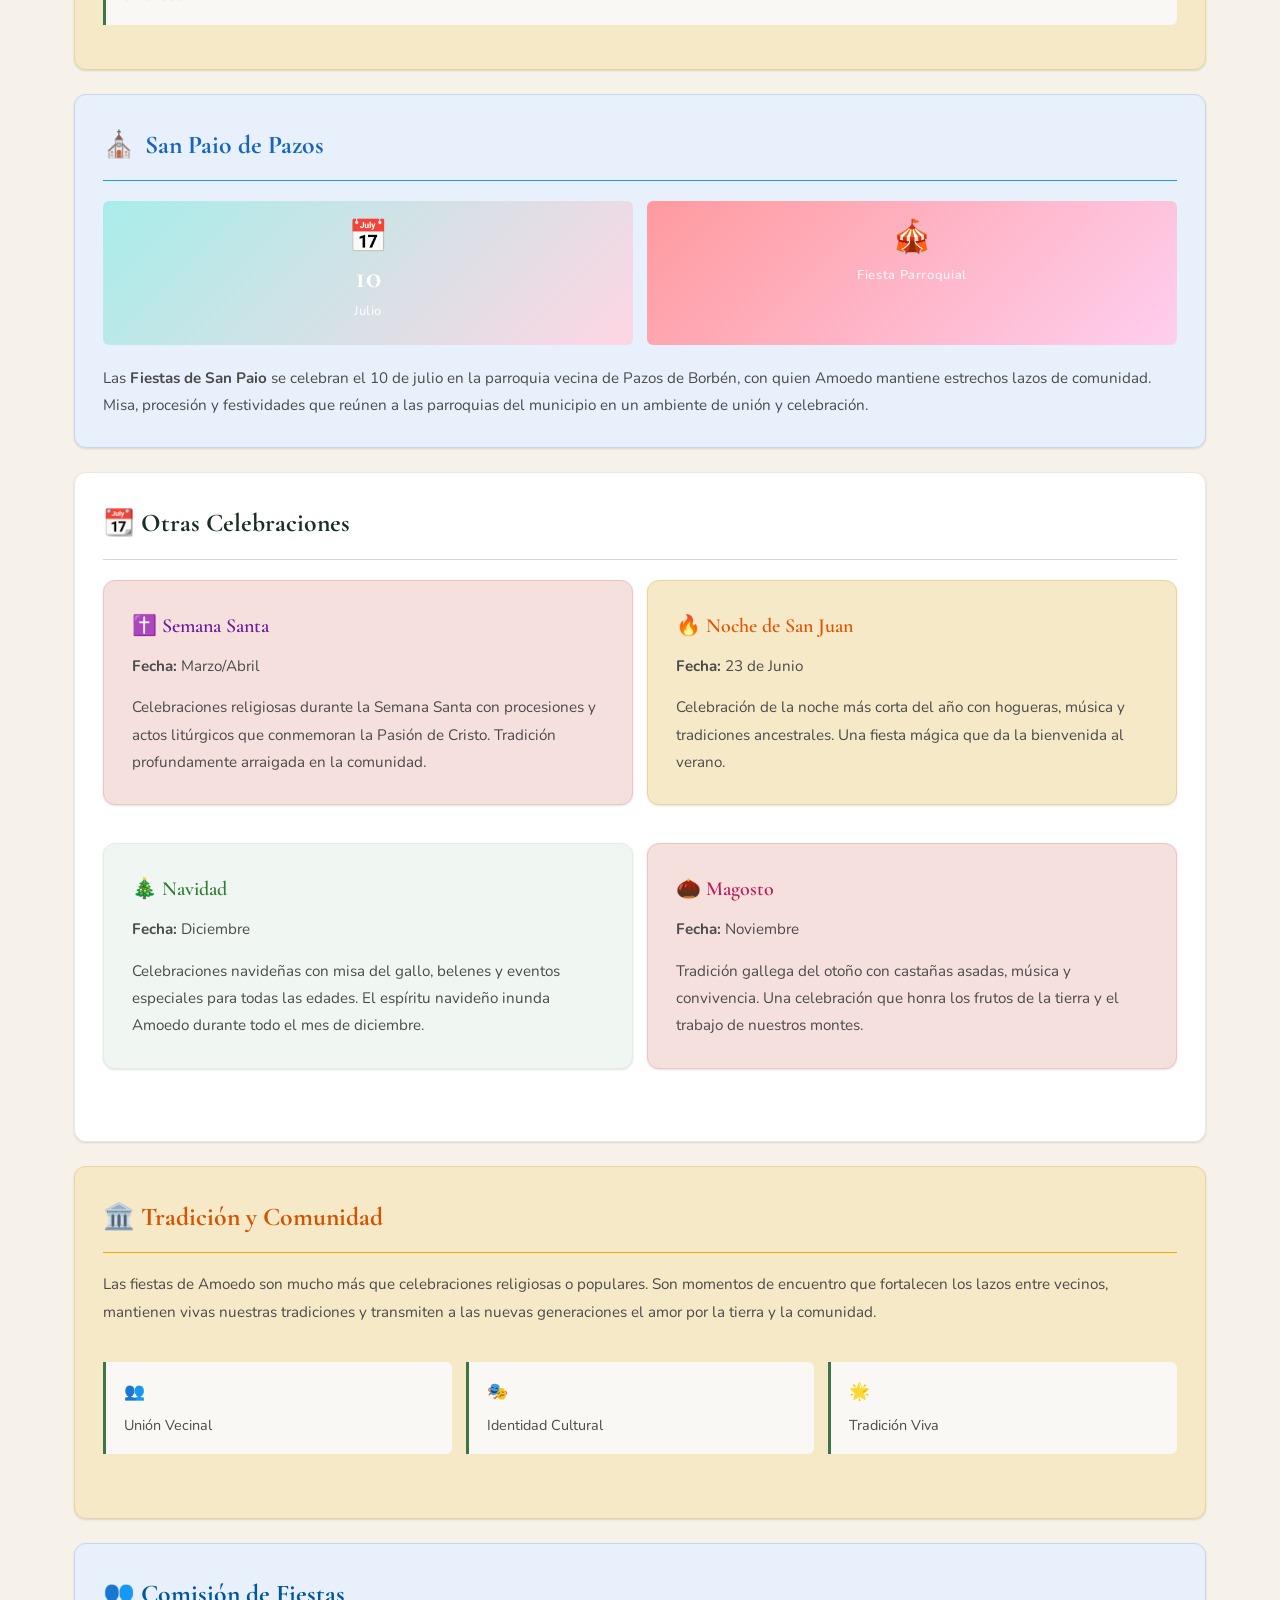
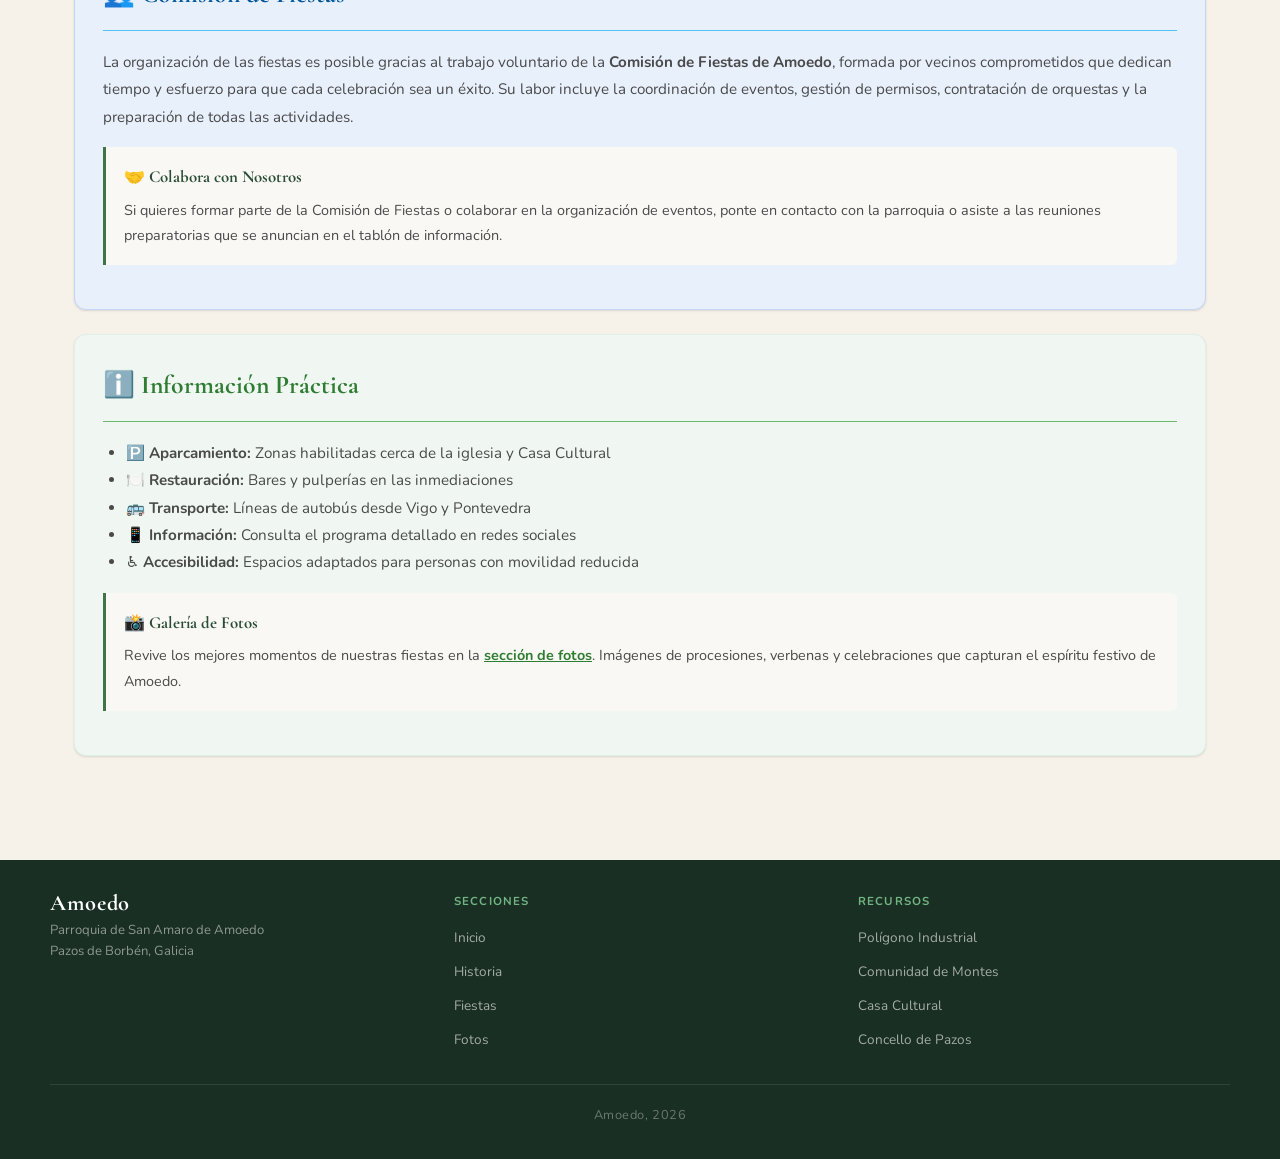
<file: pages/fiestas.html>
<!DOCTYPE html>
<html lang="es">
<head>
  <meta charset="UTF-8">
  <meta name="viewport" content="width=device-width, initial-scale=1.0">
  <title>Fiestas — Amoedo</title>
  <link rel="stylesheet" href="../css/styles.css">
</head>
<body>

  <!-- EVENT BANNER -->
  <div class="event-banner">
    <span>🎉 Romaría de San Amaro · 15 de enero</span>
    <span class="banner-countdown" id="banner-countdown">cargando...</span>
    <a href="../pages/fiestas.html">Ver programa</a>
  </div>

  <!-- HEADER -->
  <header class="site-header">
    <div class="header-inner">
      <a href="../index.html" class="header-logo">
        <img src="../images/escudo-amoedo.png" alt="Escudo de Amoedo" class="logo-img">
        <div>
          <div class="header-title">Amoedo</div>
          <div class="header-subtitle">Pazos de Borbén · Galicia</div>
        </div>
      </a>
      <div class="header-spacer"></div>
      <div class="header-actions">
        <button class="dark-toggle" onclick="toggleDark()" title="Modo oscuro">🌙</button>
        <div class="lang-selector">
          <button class="lang-btn active" id="lang-es" onclick="changeLanguage('es')">ES</button>
          <button class="lang-btn" id="lang-gl" onclick="changeLanguage('gl')">GAL</button>
        </div>
        <button class="hamburger" id="hamburger" aria-label="Menú">
          <span></span><span></span><span></span>
        </button>
      </div>
    </div>
  </header>

  <!-- DESKTOP NAV -->
  <nav class="site-nav">
    <div class="nav-inner">
      <a href="../index.html" class="nav-link" id="nav-home">Inicio</a>
      <a href="../pages/poligono.html" class="nav-link" id="nav-polygon">Polígono</a>
      <a href="../pages/comunidad-montes.html" class="nav-link" id="nav-montes">Comunidad de Montes</a>
      <a href="../pages/historia.html" class="nav-link" id="nav-history">Historia</a>
      <a href="../pages/casa-cultural.html" class="nav-link" id="nav-cultura">Casa Cultural</a>
      <a href="../pages/fiestas.html" class="nav-link active" id="nav-events">Fiestas</a>
      <a href="../pages/fotos.html" class="nav-link" id="nav-photos">Fotos</a>
    </div>
  </nav>

  <!-- MOBILE NAV -->
  <div class="mobile-nav" id="mobile-nav">
    <button class="mobile-nav-close" id="mobile-nav-close">✕</button>
    <a href="../index.html" class="nav-link">Inicio</a>
    <a href="../pages/poligono.html" class="nav-link">Polígono</a>
    <a href="../pages/comunidad-montes.html" class="nav-link">Comunidad de Montes</a>
    <a href="../pages/historia.html" class="nav-link">Historia</a>
    <a href="../pages/casa-cultural.html" class="nav-link">Casa Cultural</a>
    <a href="../pages/fiestas.html" class="nav-link active">Fiestas</a>
    <a href="../pages/fotos.html" class="nav-link">Fotos</a>
  </div>

<div class="page-body">
    <div class="page-main">
            <main>
                <!-- Introducción -->
                <div class="card reveal">
                    <h2 id="fiestas-title">🎉 Fiestas de Amoedo</h2>

                    <div class="img-placeholder" style="background: linear-gradient(45deg, #FA8BFF 0%, #2BD2FF 50%, #2BFF88 100%);">
                        🎊 Celebraciones
                    </div>


                    <p id="fiestas-intro">
                        Las fiestas y celebraciones de Amoedo son el reflejo de nuestra tradición, 
                        identidad y espíritu comunitario. A lo largo del año, la parroquia se viste 
                        de gala para honrar a sus santos patronos y reunir a vecinos y visitantes 
                        en jornadas de devoción, música y alegría.
                    </p>
                </div>

                <!-- Romaría de San Amaro (Fiesta Principal) -->
                <div class="card card-amber reveal">
                    <h2 style="color: #e65100; border-color: #ffb74d;">⭐ <span id="san-amaro-title">Romaría de San Amaro</span></h2>

                    <div class="data-grid" style="grid-template-columns: 1fr 1fr 1fr;">
                        <div class="data-item" style="background: linear-gradient(135deg, #f093fb 0%, #f5576c 100%);">
                            <span class="data-icon">📅</span>
                            <span class="data-number">15</span>
                            <span class="data-label" id="san-amaro-date">Enero</span>
                        </div>
                        <div class="data-item" style="background: linear-gradient(135deg, #4facfe 0%, #00f2fe 100%);">
                            <span class="data-icon">⛪</span>
                            <span class="data-label" id="san-amaro-patron">Patrón de Amoedo</span>
                        </div>
                        <div class="data-item" style="background: linear-gradient(135deg, #43e97b 0%, #38f9d7 100%);">
                            <span class="data-icon">🎵</span>
                            <span class="data-label" id="san-amaro-music">Orquesta</span>
                        </div>
                    </div>

                    <p id="san-amaro-desc">
                        La <strong>Romaría de San Amaro</strong> es la fiesta grande de Amoedo, 
                        celebrada cada 15 de enero en honor a nuestro santo patrón. Una jornada 
                        que combina la tradición religiosa con la celebración popular, reuniendo 
                        a toda la comunidad en un ambiente de hermandad y alegría.
                    </p>

                    <div class="info-box">
                        <strong style="color: #2e7d32;">📋 <span id="programa-title">Programa del Día</span></strong>
                        <ul id="programa-list" style="margin: 10px 0; padding-left: 20px;">
                            <li><strong>11:00h</strong> - <span id="prog1">Misa Solemne en honor a San Amaro</span></li>
                            <li><strong>12:00h</strong> - <span id="prog2">Procesión por las calles de la parroquia</span></li>
                            <li><strong>13:30h</strong> - <span id="prog3">Comida de confraternidad</span></li>
                            <li><strong>17:00h</strong> - <span id="prog4">Actividades infantiles y juegos tradicionales</span></li>
                            <li><strong>23:00h</strong> - <span id="prog5">Gran verbena con Orquesta Saudade</span></li>
                        </ul>
                    </div>

                    <div class="info-box">
                        <strong>🎤 <span id="orquesta-title">Orquesta Saudade</span></strong>
                        <p id="orquesta-desc">
                            La verbena de San Amaro cuenta con la actuación de la prestigiosa 
                            <strong>Orquesta Saudade</strong>, que ameniza la noche con un 
                            repertorio variado de música gallega, pasodobles, rumbas y éxitos 
                            actuales. Una cita imprescindible para bailar hasta el amanecer.
                        </p>
                    </div>
                </div>

                <!-- San Paio -->
                <div class="card card-blue reveal">
                    <h2 style="color: #1565c0; border-color: #2196f3;">⛪ <span id="san-paio-title">San Paio de Pazos</span></h2>

                    <div class="data-grid" style="grid-template-columns: 1fr 1fr;">
                        <div class="data-item" style="background: linear-gradient(135deg, #a8edea 0%, #fed6e3 100%);">
                            <span class="data-icon">📅</span>
                            <span class="data-number" id="paio-date-num">10</span>
                            <span class="data-label" id="paio-date-month">Julio</span>
                        </div>
                        <div class="data-item" style="background: linear-gradient(135deg, #ff9a9e 0%, #fecfef 100%);">
                            <span class="data-icon">🎪</span>
                            <span class="data-label" id="paio-event">Fiesta Parroquial</span>
                        </div>
                    </div>

                    <p id="san-paio-desc">
                        Las <strong>Fiestas de San Paio</strong> se celebran el 10 de julio en 
                        la parroquia vecina de Pazos de Borbén, con quien Amoedo mantiene 
                        estrechos lazos de comunidad. Misa, procesión y festividades que reúnen 
                        a las parroquias del municipio en un ambiente de unión y celebración.
                    </p>
                </div>

                <!-- Otras Celebraciones -->
                <div class="card reveal">
                    <h2 id="otras-title">📆 Otras Celebraciones</h2>

                    <div class="data-grid" style="grid-template-columns: 1fr 1fr;">
                        <!-- Semana Santa -->
                        <div class="card card-terra reveal">
                            <h3 style="color: #6a1b9a; margin-top: 0;">✝️ <span id="semana-santa-title">Semana Santa</span></h3>
                            <p id="semana-santa-date"><strong id="fecha-label1">Fecha:</strong> Marzo/Abril</p>
                            <p id="semana-santa-desc">
                                Celebraciones religiosas durante la Semana Santa con procesiones 
                                y actos litúrgicos que conmemoran la Pasión de Cristo. Tradición 
                                profundamente arraigada en la comunidad.
                            </p>
                        </div>

                        <!-- Noche de San Juan -->
                        <div class="card card-amber reveal">
                            <h3 style="color: #e65100; margin-top: 0;">🔥 <span id="san-juan-title">Noche de San Juan</span></h3>
                            <p id="san-juan-date"><strong id="fecha-label2">Fecha:</strong> 23 de Junio</p>
                            <p id="san-juan-desc">
                                Celebración de la noche más corta del año con hogueras, música 
                                y tradiciones ancestrales. Una fiesta mágica que da la bienvenida 
                                al verano.
                            </p>
                        </div>

                        <!-- Navidad -->
                        <div class="card card-green reveal">
                            <h3 style="color: #2e7d32; margin-top: 0;">🎄 <span id="navidad-title">Navidad</span></h3>
                            <p id="navidad-date"><strong id="fecha-label3">Fecha:</strong> Diciembre</p>
                            <p id="navidad-desc">
                                Celebraciones navideñas con misa del gallo, belenes y eventos 
                                especiales para todas las edades. El espíritu navideño inunda 
                                Amoedo durante todo el mes de diciembre.
                            </p>
                        </div>

                        <!-- Magosto -->
                        <div class="card card-terra reveal">
                            <h3 style="color: #c2185b; margin-top: 0;">🌰 <span id="magosto-title">Magosto</span></h3>
                            <p id="magosto-date"><strong id="fecha-label4">Fecha:</strong> Noviembre</p>
                            <p id="magosto-desc">
                                Tradición gallega del otoño con castañas asadas, música y 
                                convivencia. Una celebración que honra los frutos de la tierra 
                                y el trabajo de nuestros montes.
                            </p>
                        </div>
                    </div>
                </div>

                <!-- Tradición y Comunidad -->
                <div class="card card-amber reveal">
                    <h2 style="color: #d35400; border-color: #ffa502;" id="tradicion-title">🏛️ Tradición y Comunidad</h2>

                    <p id="tradicion-desc">
                        Las fiestas de Amoedo son mucho más que celebraciones religiosas o 
                        populares. Son momentos de encuentro que fortalecen los lazos entre 
                        vecinos, mantienen vivas nuestras tradiciones y transmiten a las nuevas 
                        generaciones el amor por la tierra y la comunidad.
                    </p>

                    <div class="data-grid" style="grid-template-columns: 1fr 1fr 1fr;">
                        <div class="info-box">
                            <strong>👥</strong>
                            <p id="valor-fiesta1">Unión Vecinal</p>
                        </div>
                        <div class="info-box">
                            <strong>🎭</strong>
                            <p id="valor-fiesta2">Identidad Cultural</p>
                        </div>
                        <div class="info-box">
                            <strong>🌟</strong>
                            <p id="valor-fiesta3">Tradición Viva</p>
                        </div>
                    </div>
                </div>

                <!-- Comisión de Fiestas -->
                <div class="card card-blue reveal">
                    <h2 style="color: #01579b; border-color: #4fc3f7;" id="comision-title">👥 Comisión de Fiestas</h2>

                    <p id="comision-desc">
                        La organización de las fiestas es posible gracias al trabajo voluntario 
                        de la <strong>Comisión de Fiestas de Amoedo</strong>, formada por vecinos 
                        comprometidos que dedican tiempo y esfuerzo para que cada celebración sea 
                        un éxito. Su labor incluye la coordinación de eventos, gestión de permisos, 
                        contratación de orquestas y la preparación de todas las actividades.
                    </p>

                    <div class="info-box">
                        <strong>🤝 <span id="colabora-title">Colabora con Nosotros</span></strong>
                        <p id="colabora-desc">
                            Si quieres formar parte de la Comisión de Fiestas o colaborar en la 
                            organización de eventos, ponte en contacto con la parroquia o asiste 
                            a las reuniones preparatorias que se anuncian en el tablón de información.
                        </p>
                    </div>
                </div>

                <!-- Información Práctica -->
                <div class="card card-green reveal">
                    <h2 style="color: #2e7d32; border-color: #66bb6a;" id="info-title">ℹ️ Información Práctica</h2>

                    <ul id="info-list" style="line-height: 1.8;">
                        <li>🅿️ <strong id="info1-label">Aparcamiento:</strong> <span id="info1">Zonas habilitadas cerca de la iglesia y Casa Cultural</span></li>
                        <li>🍽️ <strong id="info2-label">Restauración:</strong> <span id="info2">Bares y pulperías en las inmediaciones</span></li>
                        <li>🚌 <strong id="info3-label">Transporte:</strong> <span id="info3">Líneas de autobús desde Vigo y Pontevedra</span></li>
                        <li>📱 <strong id="info4-label">Información:</strong> <span id="info4">Consulta el programa detallado en redes sociales</span></li>
                        <li>♿ <strong id="info5-label">Accesibilidad:</strong> <span id="info5">Espacios adaptados para personas con movilidad reducida</span></li>
                    </ul>

                    <div class="info-box">
                        <strong>📸 <span id="galeria-title">Galería de Fotos</span></strong>
                        <p id="galeria-desc">
                            Revive los mejores momentos de nuestras fiestas en la <a href="fotos.html" style="color: #2e7d32; font-weight: bold;">sección de fotos</a>. 
                            Imágenes de procesiones, verbenas y celebraciones que capturan el 
                            espíritu festivo de Amoedo.
                        </p>
                    </div>
                </div>

            </main>
        </div>

  </div><!-- /page-body -->

  <footer class="site-footer">
    <div class="footer-inner">
      <div class="footer-brand">
        <div class="header-title">Amoedo</div>
        <p>Parroquia de San Amaro de Amoedo<br>Pazos de Borbén, Galicia</p>
      </div>
      <div class="footer-links">
        <h4>Secciones</h4>
        <ul>
          <li><a href="../index.html">Inicio</a></li>
          <li><a href="../pages/historia.html">Historia</a></li>
          <li><a href="../pages/fiestas.html">Fiestas</a></li>
          <li><a href="../pages/fotos.html">Fotos</a></li>
        </ul>
      </div>
      <div class="footer-links">
        <h4>Recursos</h4>
        <ul>
          <li><a href="../pages/poligono.html">Polígono Industrial</a></li>
          <li><a href="../pages/comunidad-montes.html">Comunidad de Montes</a></li>
          <li><a href="../pages/casa-cultural.html">Casa Cultural</a></li>
          <li><a href="https://pazosdeborben.sedelectronica.gal/" target="_blank">Concello de Pazos</a></li>
        </ul>
      </div>
    </div>
    <div class="footer-bottom">
      <p id="footer-text">© Amoedo 2026 · Pazos de Borbén, Galicia · Todos los derechos reservados</p>
    </div>
  </footer>

  <script src="../js/main.js"></script>
  <script src="../js/ui.js"></script>
  

</body>
</html>
</file>
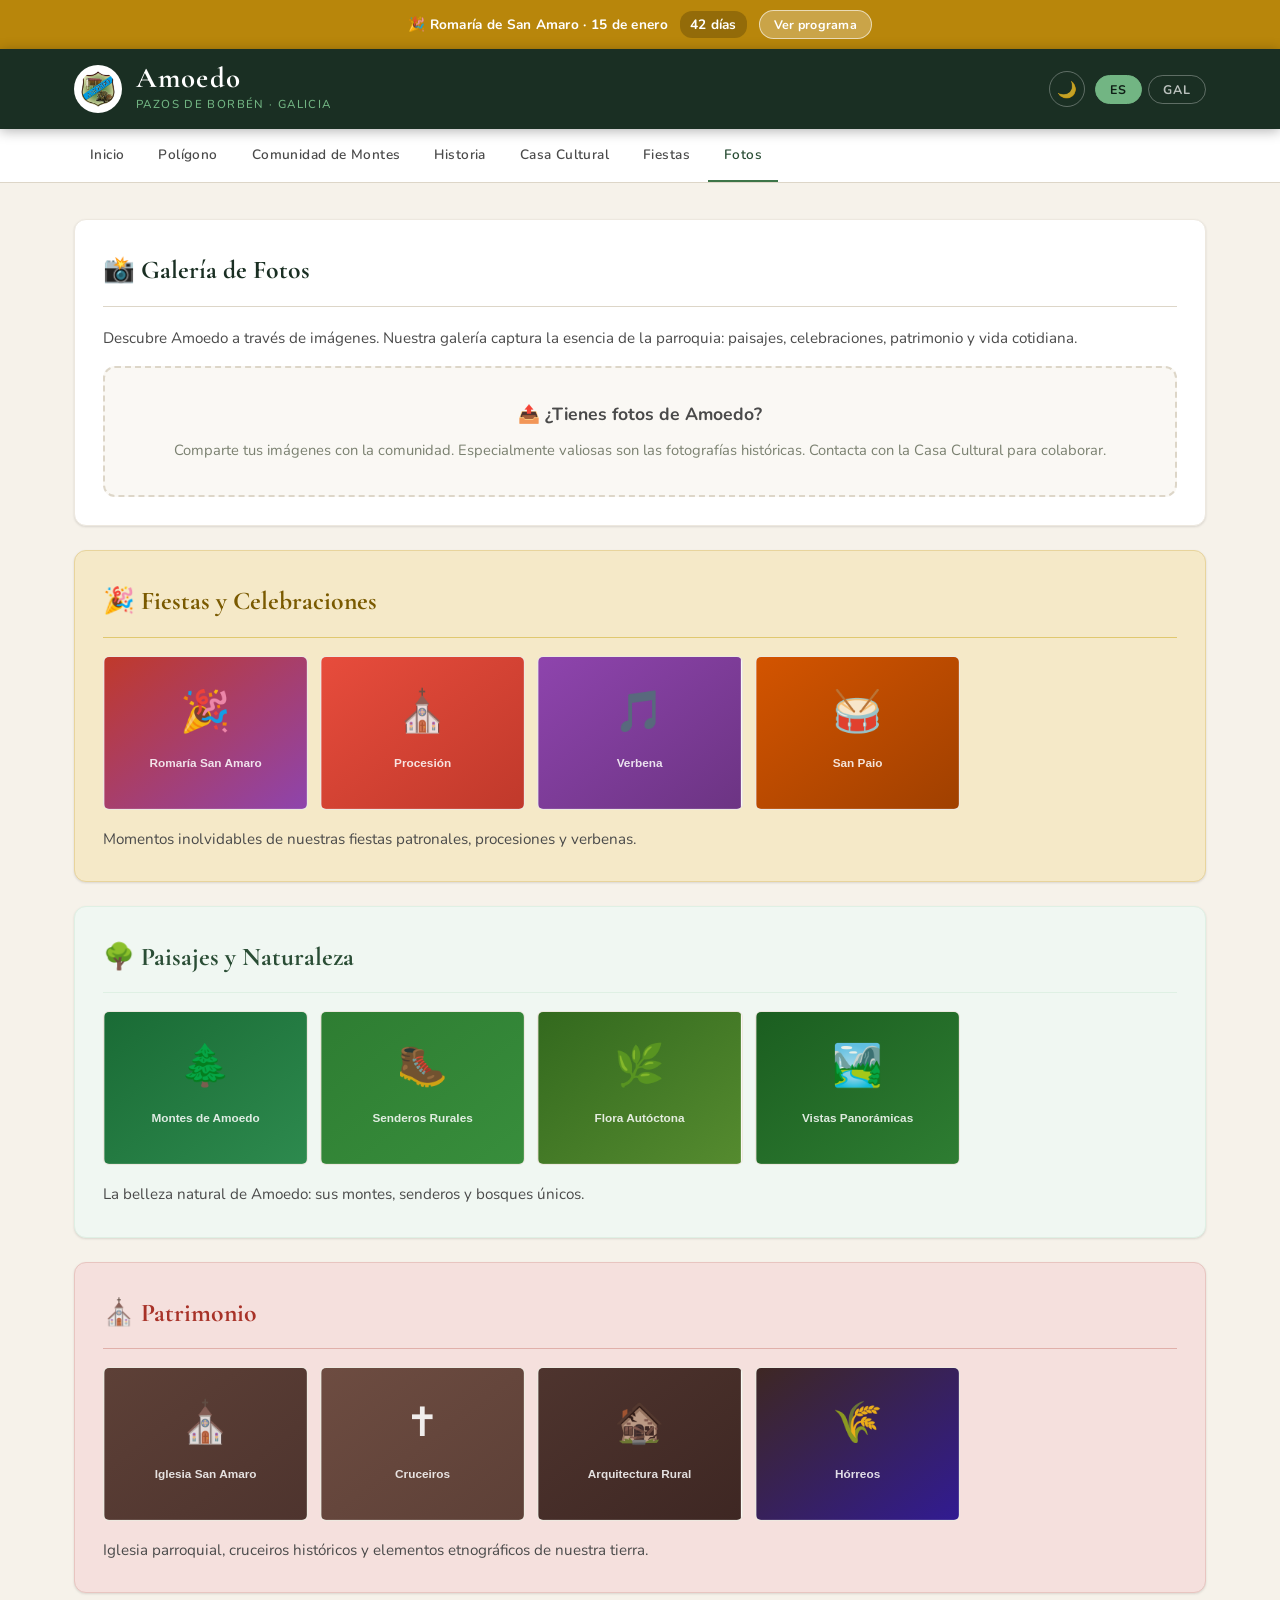
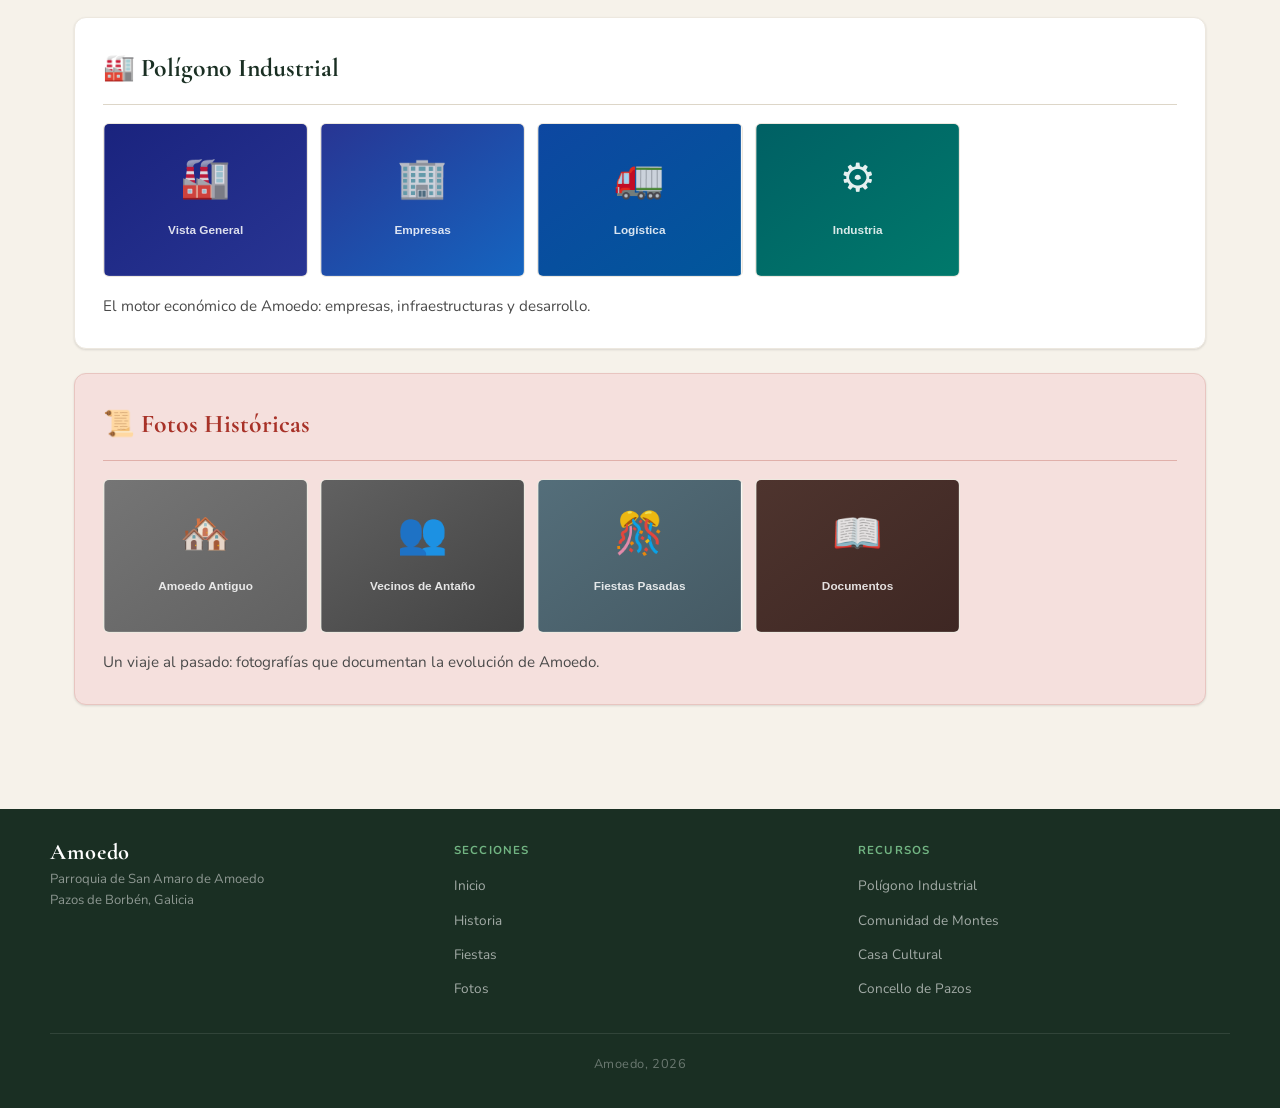
<file: pages/fotos.html>
<!DOCTYPE html>
<html lang="es">
<head>
  <meta charset="UTF-8">
  <meta name="viewport" content="width=device-width, initial-scale=1.0">
  <title>Galería de Fotos — Amoedo</title>
  <link rel="stylesheet" href="../css/styles.css">
</head>
<body>

  <!-- EVENT BANNER -->
  <div class="event-banner">
    <span>🎉 Romaría de San Amaro · 15 de enero</span>
    <span class="banner-countdown" id="banner-countdown">cargando...</span>
    <a href="../pages/fiestas.html">Ver programa</a>
  </div>

  <!-- HEADER -->
  <header class="site-header">
    <div class="header-inner">
      <a href="../index.html" class="header-logo">
        <img src="../images/escudo-amoedo.png" alt="Escudo de Amoedo" class="logo-img">
        <div>
          <div class="header-title">Amoedo</div>
          <div class="header-subtitle">Pazos de Borbén · Galicia</div>
        </div>
      </a>
      <div class="header-spacer"></div>
      <div class="header-actions">
        <button class="dark-toggle" onclick="toggleDark()" title="Modo oscuro">🌙</button>
        <div class="lang-selector">
          <button class="lang-btn active" id="lang-es" onclick="changeLanguage('es')">ES</button>
          <button class="lang-btn" id="lang-gl" onclick="changeLanguage('gl')">GAL</button>
        </div>
        <button class="hamburger" id="hamburger" aria-label="Menú">
          <span></span><span></span><span></span>
        </button>
      </div>
    </div>
  </header>

  <!-- DESKTOP NAV -->
  <nav class="site-nav">
    <div class="nav-inner">
      <a href="../index.html" class="nav-link" id="nav-home">Inicio</a>
      <a href="../pages/poligono.html" class="nav-link" id="nav-polygon">Polígono</a>
      <a href="../pages/comunidad-montes.html" class="nav-link" id="nav-montes">Comunidad de Montes</a>
      <a href="../pages/historia.html" class="nav-link" id="nav-history">Historia</a>
      <a href="../pages/casa-cultural.html" class="nav-link" id="nav-cultura">Casa Cultural</a>
      <a href="../pages/fiestas.html" class="nav-link" id="nav-events">Fiestas</a>
      <a href="../pages/fotos.html" class="nav-link active" id="nav-photos">Fotos</a>
    </div>
  </nav>

  <!-- MOBILE NAV -->
  <div class="mobile-nav" id="mobile-nav">
    <button class="mobile-nav-close" id="mobile-nav-close">✕</button>
    <a href="../index.html" class="nav-link">Inicio</a>
    <a href="../pages/poligono.html" class="nav-link">Polígono</a>
    <a href="../pages/comunidad-montes.html" class="nav-link">Comunidad de Montes</a>
    <a href="../pages/historia.html" class="nav-link">Historia</a>
    <a href="../pages/casa-cultural.html" class="nav-link">Casa Cultural</a>
    <a href="../pages/fiestas.html" class="nav-link">Fiestas</a>
    <a href="../pages/fotos.html" class="nav-link active">Fotos</a>
  </div>

  <div class="page-body">
    <main class="page-main">

      <div class="card reveal">
        <h2>📸 Galería de Fotos</h2>
        <p>Descubre Amoedo a través de imágenes. Nuestra galería captura la esencia
        de la parroquia: paisajes, celebraciones, patrimonio y vida cotidiana.</p>
        <div class="photo-upload-notice">
          <strong>📤 ¿Tienes fotos de Amoedo?</strong>
          Comparte tus imágenes con la comunidad. Especialmente valiosas son las fotografías históricas.
          Contacta con la Casa Cultural para colaborar.
        </div>
      </div>

      <!-- Fiestas -->
      <div class="card card-amber reveal">
        <h2>🎉 Fiestas y Celebraciones</h2>
        <div class="photo-grid">
    <div class="photo-item" data-label="Romaría San Amaro" id="ph-f01">
      <svg viewBox="0 0 240 180" xmlns="http://www.w3.org/2000/svg">
        <defs>
          <linearGradient id="gf01" x1="0" y1="0" x2="1" y2="1">
            <stop offset="0%" stop-color="#c0392b"/>
            <stop offset="100%" stop-color="#8e44ad"/>
          </linearGradient>
        </defs>
        <rect width="240" height="180" fill="url(#gf01)"/>
        <text x="120" y="80" text-anchor="middle" font-size="48" fill="rgba(255,255,255,.9)">🎉</text>
        <text x="120" y="130" text-anchor="middle" font-size="14" font-family="sans-serif" font-weight="600" fill="rgba(255,255,255,.85)">Romaría San Amaro</text>
      </svg>
      <div class="photo-label">Romaría San Amaro</div>
    </div>
    <div class="photo-item" data-label="Procesión" id="ph-f02">
      <svg viewBox="0 0 240 180" xmlns="http://www.w3.org/2000/svg">
        <defs>
          <linearGradient id="gf02" x1="0" y1="0" x2="1" y2="1">
            <stop offset="0%" stop-color="#e74c3c"/>
            <stop offset="100%" stop-color="#c0392b"/>
          </linearGradient>
        </defs>
        <rect width="240" height="180" fill="url(#gf02)"/>
        <text x="120" y="80" text-anchor="middle" font-size="48" fill="rgba(255,255,255,.9)">⛪</text>
        <text x="120" y="130" text-anchor="middle" font-size="14" font-family="sans-serif" font-weight="600" fill="rgba(255,255,255,.85)">Procesión</text>
      </svg>
      <div class="photo-label">Procesión</div>
    </div>
    <div class="photo-item" data-label="Verbena" id="ph-f03">
      <svg viewBox="0 0 240 180" xmlns="http://www.w3.org/2000/svg">
        <defs>
          <linearGradient id="gf03" x1="0" y1="0" x2="1" y2="1">
            <stop offset="0%" stop-color="#8e44ad"/>
            <stop offset="100%" stop-color="#6c3483"/>
          </linearGradient>
        </defs>
        <rect width="240" height="180" fill="url(#gf03)"/>
        <text x="120" y="80" text-anchor="middle" font-size="48" fill="rgba(255,255,255,.9)">🎵</text>
        <text x="120" y="130" text-anchor="middle" font-size="14" font-family="sans-serif" font-weight="600" fill="rgba(255,255,255,.85)">Verbena</text>
      </svg>
      <div class="photo-label">Verbena</div>
    </div>
    <div class="photo-item" data-label="San Paio" id="ph-f04">
      <svg viewBox="0 0 240 180" xmlns="http://www.w3.org/2000/svg">
        <defs>
          <linearGradient id="gf04" x1="0" y1="0" x2="1" y2="1">
            <stop offset="0%" stop-color="#d35400"/>
            <stop offset="100%" stop-color="#a04000"/>
          </linearGradient>
        </defs>
        <rect width="240" height="180" fill="url(#gf04)"/>
        <text x="120" y="80" text-anchor="middle" font-size="48" fill="rgba(255,255,255,.9)">🥁</text>
        <text x="120" y="130" text-anchor="middle" font-size="14" font-family="sans-serif" font-weight="600" fill="rgba(255,255,255,.85)">San Paio</text>
      </svg>
      <div class="photo-label">San Paio</div>
    </div>
        </div>
        <p>Momentos inolvidables de nuestras fiestas patronales, procesiones y verbenas.</p>
      </div>

      <!-- Naturaleza -->
      <div class="card card-green reveal">
        <h2>🌳 Paisajes y Naturaleza</h2>
        <div class="photo-grid">
    <div class="photo-item" data-label="Montes de Amoedo" id="ph-f05">
      <svg viewBox="0 0 240 180" xmlns="http://www.w3.org/2000/svg">
        <defs>
          <linearGradient id="gf05" x1="0" y1="0" x2="1" y2="1">
            <stop offset="0%" stop-color="#1a6b35"/>
            <stop offset="100%" stop-color="#2d8a4e"/>
          </linearGradient>
        </defs>
        <rect width="240" height="180" fill="url(#gf05)"/>
        <text x="120" y="80" text-anchor="middle" font-size="48" fill="rgba(255,255,255,.9)">🌲</text>
        <text x="120" y="130" text-anchor="middle" font-size="14" font-family="sans-serif" font-weight="600" fill="rgba(255,255,255,.85)">Montes de Amoedo</text>
      </svg>
      <div class="photo-label">Montes de Amoedo</div>
    </div>
    <div class="photo-item" data-label="Senderos Rurales" id="ph-f06">
      <svg viewBox="0 0 240 180" xmlns="http://www.w3.org/2000/svg">
        <defs>
          <linearGradient id="gf06" x1="0" y1="0" x2="1" y2="1">
            <stop offset="0%" stop-color="#2e7d32"/>
            <stop offset="100%" stop-color="#388e3c"/>
          </linearGradient>
        </defs>
        <rect width="240" height="180" fill="url(#gf06)"/>
        <text x="120" y="80" text-anchor="middle" font-size="48" fill="rgba(255,255,255,.9)">🥾</text>
        <text x="120" y="130" text-anchor="middle" font-size="14" font-family="sans-serif" font-weight="600" fill="rgba(255,255,255,.85)">Senderos Rurales</text>
      </svg>
      <div class="photo-label">Senderos Rurales</div>
    </div>
    <div class="photo-item" data-label="Flora Autóctona" id="ph-f07">
      <svg viewBox="0 0 240 180" xmlns="http://www.w3.org/2000/svg">
        <defs>
          <linearGradient id="gf07" x1="0" y1="0" x2="1" y2="1">
            <stop offset="0%" stop-color="#33691e"/>
            <stop offset="100%" stop-color="#558b2f"/>
          </linearGradient>
        </defs>
        <rect width="240" height="180" fill="url(#gf07)"/>
        <text x="120" y="80" text-anchor="middle" font-size="48" fill="rgba(255,255,255,.9)">🌿</text>
        <text x="120" y="130" text-anchor="middle" font-size="14" font-family="sans-serif" font-weight="600" fill="rgba(255,255,255,.85)">Flora Autóctona</text>
      </svg>
      <div class="photo-label">Flora Autóctona</div>
    </div>
    <div class="photo-item" data-label="Vistas Panorámicas" id="ph-f08">
      <svg viewBox="0 0 240 180" xmlns="http://www.w3.org/2000/svg">
        <defs>
          <linearGradient id="gf08" x1="0" y1="0" x2="1" y2="1">
            <stop offset="0%" stop-color="#1b5e20"/>
            <stop offset="100%" stop-color="#2e7d32"/>
          </linearGradient>
        </defs>
        <rect width="240" height="180" fill="url(#gf08)"/>
        <text x="120" y="80" text-anchor="middle" font-size="48" fill="rgba(255,255,255,.9)">🏞️</text>
        <text x="120" y="130" text-anchor="middle" font-size="14" font-family="sans-serif" font-weight="600" fill="rgba(255,255,255,.85)">Vistas Panorámicas</text>
      </svg>
      <div class="photo-label">Vistas Panorámicas</div>
    </div>
        </div>
        <p>La belleza natural de Amoedo: sus montes, senderos y bosques únicos.</p>
      </div>

      <!-- Patrimonio -->
      <div class="card card-terra reveal">
        <h2>⛪ Patrimonio</h2>
        <div class="photo-grid">
    <div class="photo-item" data-label="Iglesia San Amaro" id="ph-f09">
      <svg viewBox="0 0 240 180" xmlns="http://www.w3.org/2000/svg">
        <defs>
          <linearGradient id="gf09" x1="0" y1="0" x2="1" y2="1">
            <stop offset="0%" stop-color="#5d4037"/>
            <stop offset="100%" stop-color="#4e342e"/>
          </linearGradient>
        </defs>
        <rect width="240" height="180" fill="url(#gf09)"/>
        <text x="120" y="80" text-anchor="middle" font-size="48" fill="rgba(255,255,255,.9)">⛪</text>
        <text x="120" y="130" text-anchor="middle" font-size="14" font-family="sans-serif" font-weight="600" fill="rgba(255,255,255,.85)">Iglesia San Amaro</text>
      </svg>
      <div class="photo-label">Iglesia San Amaro</div>
    </div>
    <div class="photo-item" data-label="Cruceiros" id="ph-f10">
      <svg viewBox="0 0 240 180" xmlns="http://www.w3.org/2000/svg">
        <defs>
          <linearGradient id="gf10" x1="0" y1="0" x2="1" y2="1">
            <stop offset="0%" stop-color="#6d4c41"/>
            <stop offset="100%" stop-color="#5d4037"/>
          </linearGradient>
        </defs>
        <rect width="240" height="180" fill="url(#gf10)"/>
        <text x="120" y="80" text-anchor="middle" font-size="48" fill="rgba(255,255,255,.9)">✝️</text>
        <text x="120" y="130" text-anchor="middle" font-size="14" font-family="sans-serif" font-weight="600" fill="rgba(255,255,255,.85)">Cruceiros</text>
      </svg>
      <div class="photo-label">Cruceiros</div>
    </div>
    <div class="photo-item" data-label="Arquitectura Rural" id="ph-f11">
      <svg viewBox="0 0 240 180" xmlns="http://www.w3.org/2000/svg">
        <defs>
          <linearGradient id="gf11" x1="0" y1="0" x2="1" y2="1">
            <stop offset="0%" stop-color="#4e342e"/>
            <stop offset="100%" stop-color="#3e2723"/>
          </linearGradient>
        </defs>
        <rect width="240" height="180" fill="url(#gf11)"/>
        <text x="120" y="80" text-anchor="middle" font-size="48" fill="rgba(255,255,255,.9)">🏚️</text>
        <text x="120" y="130" text-anchor="middle" font-size="14" font-family="sans-serif" font-weight="600" fill="rgba(255,255,255,.85)">Arquitectura Rural</text>
      </svg>
      <div class="photo-label">Arquitectura Rural</div>
    </div>
    <div class="photo-item" data-label="Hórreos" id="ph-f12">
      <svg viewBox="0 0 240 180" xmlns="http://www.w3.org/2000/svg">
        <defs>
          <linearGradient id="gf12" x1="0" y1="0" x2="1" y2="1">
            <stop offset="0%" stop-color="#3e2723"/>
            <stop offset="100%" stop-color="#311b92"/>
          </linearGradient>
        </defs>
        <rect width="240" height="180" fill="url(#gf12)"/>
        <text x="120" y="80" text-anchor="middle" font-size="48" fill="rgba(255,255,255,.9)">🌾</text>
        <text x="120" y="130" text-anchor="middle" font-size="14" font-family="sans-serif" font-weight="600" fill="rgba(255,255,255,.85)">Hórreos</text>
      </svg>
      <div class="photo-label">Hórreos</div>
    </div>
        </div>
        <p>Iglesia parroquial, cruceiros históricos y elementos etnográficos de nuestra tierra.</p>
      </div>

      <!-- Polígono -->
      <div class="card reveal">
        <h2>🏭 Polígono Industrial</h2>
        <div class="photo-grid">
    <div class="photo-item" data-label="Vista General" id="ph-f13">
      <svg viewBox="0 0 240 180" xmlns="http://www.w3.org/2000/svg">
        <defs>
          <linearGradient id="gf13" x1="0" y1="0" x2="1" y2="1">
            <stop offset="0%" stop-color="#1a237e"/>
            <stop offset="100%" stop-color="#283593"/>
          </linearGradient>
        </defs>
        <rect width="240" height="180" fill="url(#gf13)"/>
        <text x="120" y="80" text-anchor="middle" font-size="48" fill="rgba(255,255,255,.9)">🏭</text>
        <text x="120" y="130" text-anchor="middle" font-size="14" font-family="sans-serif" font-weight="600" fill="rgba(255,255,255,.85)">Vista General</text>
      </svg>
      <div class="photo-label">Vista General</div>
    </div>
    <div class="photo-item" data-label="Empresas" id="ph-f14">
      <svg viewBox="0 0 240 180" xmlns="http://www.w3.org/2000/svg">
        <defs>
          <linearGradient id="gf14" x1="0" y1="0" x2="1" y2="1">
            <stop offset="0%" stop-color="#283593"/>
            <stop offset="100%" stop-color="#1565c0"/>
          </linearGradient>
        </defs>
        <rect width="240" height="180" fill="url(#gf14)"/>
        <text x="120" y="80" text-anchor="middle" font-size="48" fill="rgba(255,255,255,.9)">🏢</text>
        <text x="120" y="130" text-anchor="middle" font-size="14" font-family="sans-serif" font-weight="600" fill="rgba(255,255,255,.85)">Empresas</text>
      </svg>
      <div class="photo-label">Empresas</div>
    </div>
    <div class="photo-item" data-label="Logística" id="ph-f15">
      <svg viewBox="0 0 240 180" xmlns="http://www.w3.org/2000/svg">
        <defs>
          <linearGradient id="gf15" x1="0" y1="0" x2="1" y2="1">
            <stop offset="0%" stop-color="#0d47a1"/>
            <stop offset="100%" stop-color="#01579b"/>
          </linearGradient>
        </defs>
        <rect width="240" height="180" fill="url(#gf15)"/>
        <text x="120" y="80" text-anchor="middle" font-size="48" fill="rgba(255,255,255,.9)">🚛</text>
        <text x="120" y="130" text-anchor="middle" font-size="14" font-family="sans-serif" font-weight="600" fill="rgba(255,255,255,.85)">Logística</text>
      </svg>
      <div class="photo-label">Logística</div>
    </div>
    <div class="photo-item" data-label="Industria" id="ph-f16">
      <svg viewBox="0 0 240 180" xmlns="http://www.w3.org/2000/svg">
        <defs>
          <linearGradient id="gf16" x1="0" y1="0" x2="1" y2="1">
            <stop offset="0%" stop-color="#006064"/>
            <stop offset="100%" stop-color="#00796b"/>
          </linearGradient>
        </defs>
        <rect width="240" height="180" fill="url(#gf16)"/>
        <text x="120" y="80" text-anchor="middle" font-size="48" fill="rgba(255,255,255,.9)">⚙️</text>
        <text x="120" y="130" text-anchor="middle" font-size="14" font-family="sans-serif" font-weight="600" fill="rgba(255,255,255,.85)">Industria</text>
      </svg>
      <div class="photo-label">Industria</div>
    </div>
        </div>
        <p>El motor económico de Amoedo: empresas, infraestructuras y desarrollo.</p>
      </div>

      <!-- Históricas -->
      <div class="card card-terra reveal">
        <h2>📜 Fotos Históricas</h2>
        <div class="photo-grid">
    <div class="photo-item" data-label="Amoedo Antiguo" id="ph-f17">
      <svg viewBox="0 0 240 180" xmlns="http://www.w3.org/2000/svg">
        <defs>
          <linearGradient id="gf17" x1="0" y1="0" x2="1" y2="1">
            <stop offset="0%" stop-color="#757575"/>
            <stop offset="100%" stop-color="#616161"/>
          </linearGradient>
        </defs>
        <rect width="240" height="180" fill="url(#gf17)"/>
        <text x="120" y="80" text-anchor="middle" font-size="48" fill="rgba(255,255,255,.9)">🏘️</text>
        <text x="120" y="130" text-anchor="middle" font-size="14" font-family="sans-serif" font-weight="600" fill="rgba(255,255,255,.85)">Amoedo Antiguo</text>
      </svg>
      <div class="photo-label">Amoedo Antiguo</div>
    </div>
    <div class="photo-item" data-label="Vecinos de Antaño" id="ph-f18">
      <svg viewBox="0 0 240 180" xmlns="http://www.w3.org/2000/svg">
        <defs>
          <linearGradient id="gf18" x1="0" y1="0" x2="1" y2="1">
            <stop offset="0%" stop-color="#616161"/>
            <stop offset="100%" stop-color="#424242"/>
          </linearGradient>
        </defs>
        <rect width="240" height="180" fill="url(#gf18)"/>
        <text x="120" y="80" text-anchor="middle" font-size="48" fill="rgba(255,255,255,.9)">👥</text>
        <text x="120" y="130" text-anchor="middle" font-size="14" font-family="sans-serif" font-weight="600" fill="rgba(255,255,255,.85)">Vecinos de Antaño</text>
      </svg>
      <div class="photo-label">Vecinos de Antaño</div>
    </div>
    <div class="photo-item" data-label="Fiestas Pasadas" id="ph-f19">
      <svg viewBox="0 0 240 180" xmlns="http://www.w3.org/2000/svg">
        <defs>
          <linearGradient id="gf19" x1="0" y1="0" x2="1" y2="1">
            <stop offset="0%" stop-color="#546e7a"/>
            <stop offset="100%" stop-color="#455a64"/>
          </linearGradient>
        </defs>
        <rect width="240" height="180" fill="url(#gf19)"/>
        <text x="120" y="80" text-anchor="middle" font-size="48" fill="rgba(255,255,255,.9)">🎊</text>
        <text x="120" y="130" text-anchor="middle" font-size="14" font-family="sans-serif" font-weight="600" fill="rgba(255,255,255,.85)">Fiestas Pasadas</text>
      </svg>
      <div class="photo-label">Fiestas Pasadas</div>
    </div>
    <div class="photo-item" data-label="Documentos" id="ph-f20">
      <svg viewBox="0 0 240 180" xmlns="http://www.w3.org/2000/svg">
        <defs>
          <linearGradient id="gf20" x1="0" y1="0" x2="1" y2="1">
            <stop offset="0%" stop-color="#4e342e"/>
            <stop offset="100%" stop-color="#3e2723"/>
          </linearGradient>
        </defs>
        <rect width="240" height="180" fill="url(#gf20)"/>
        <text x="120" y="80" text-anchor="middle" font-size="48" fill="rgba(255,255,255,.9)">📖</text>
        <text x="120" y="130" text-anchor="middle" font-size="14" font-family="sans-serif" font-weight="600" fill="rgba(255,255,255,.85)">Documentos</text>
      </svg>
      <div class="photo-label">Documentos</div>
    </div>
        </div>
        <p>Un viaje al pasado: fotografías que documentan la evolución de Amoedo.</p>
      </div>

    </main>
  </div>

  <!-- LIGHTBOX -->
  <div class="lightbox" id="lightbox">
    <div class="lightbox-inner">
      <button class="lightbox-close" id="lb-close">✕</button>
      <button class="lightbox-nav lightbox-prev" id="lb-prev">‹</button>
      <button class="lightbox-nav lightbox-next" id="lb-next">›</button>
      <div id="lb-img"></div>
      <p class="lightbox-caption" id="lb-caption"></p>
    </div>
  </div>


  <footer class="site-footer">
    <div class="footer-inner">
      <div class="footer-brand">
        <div class="header-title">Amoedo</div>
        <p>Parroquia de San Amaro de Amoedo<br>Pazos de Borbén, Galicia</p>
      </div>
      <div class="footer-links">
        <h4>Secciones</h4>
        <ul>
          <li><a href="../index.html">Inicio</a></li>
          <li><a href="../pages/historia.html">Historia</a></li>
          <li><a href="../pages/fiestas.html">Fiestas</a></li>
          <li><a href="../pages/fotos.html">Fotos</a></li>
        </ul>
      </div>
      <div class="footer-links">
        <h4>Recursos</h4>
        <ul>
          <li><a href="../pages/poligono.html">Polígono Industrial</a></li>
          <li><a href="../pages/comunidad-montes.html">Comunidad de Montes</a></li>
          <li><a href="../pages/casa-cultural.html">Casa Cultural</a></li>
          <li><a href="https://pazosdeborben.sedelectronica.gal/" target="_blank">Concello de Pazos</a></li>
        </ul>
      </div>
    </div>
    <div class="footer-bottom">
      <p id="footer-text">© Amoedo 2026 · Pazos de Borbén, Galicia · Todos los derechos reservados</p>
    </div>
  </footer>

  <script src="../js/main.js"></script>
  <script src="../js/ui.js"></script>
  

</body>
</html>
</file>
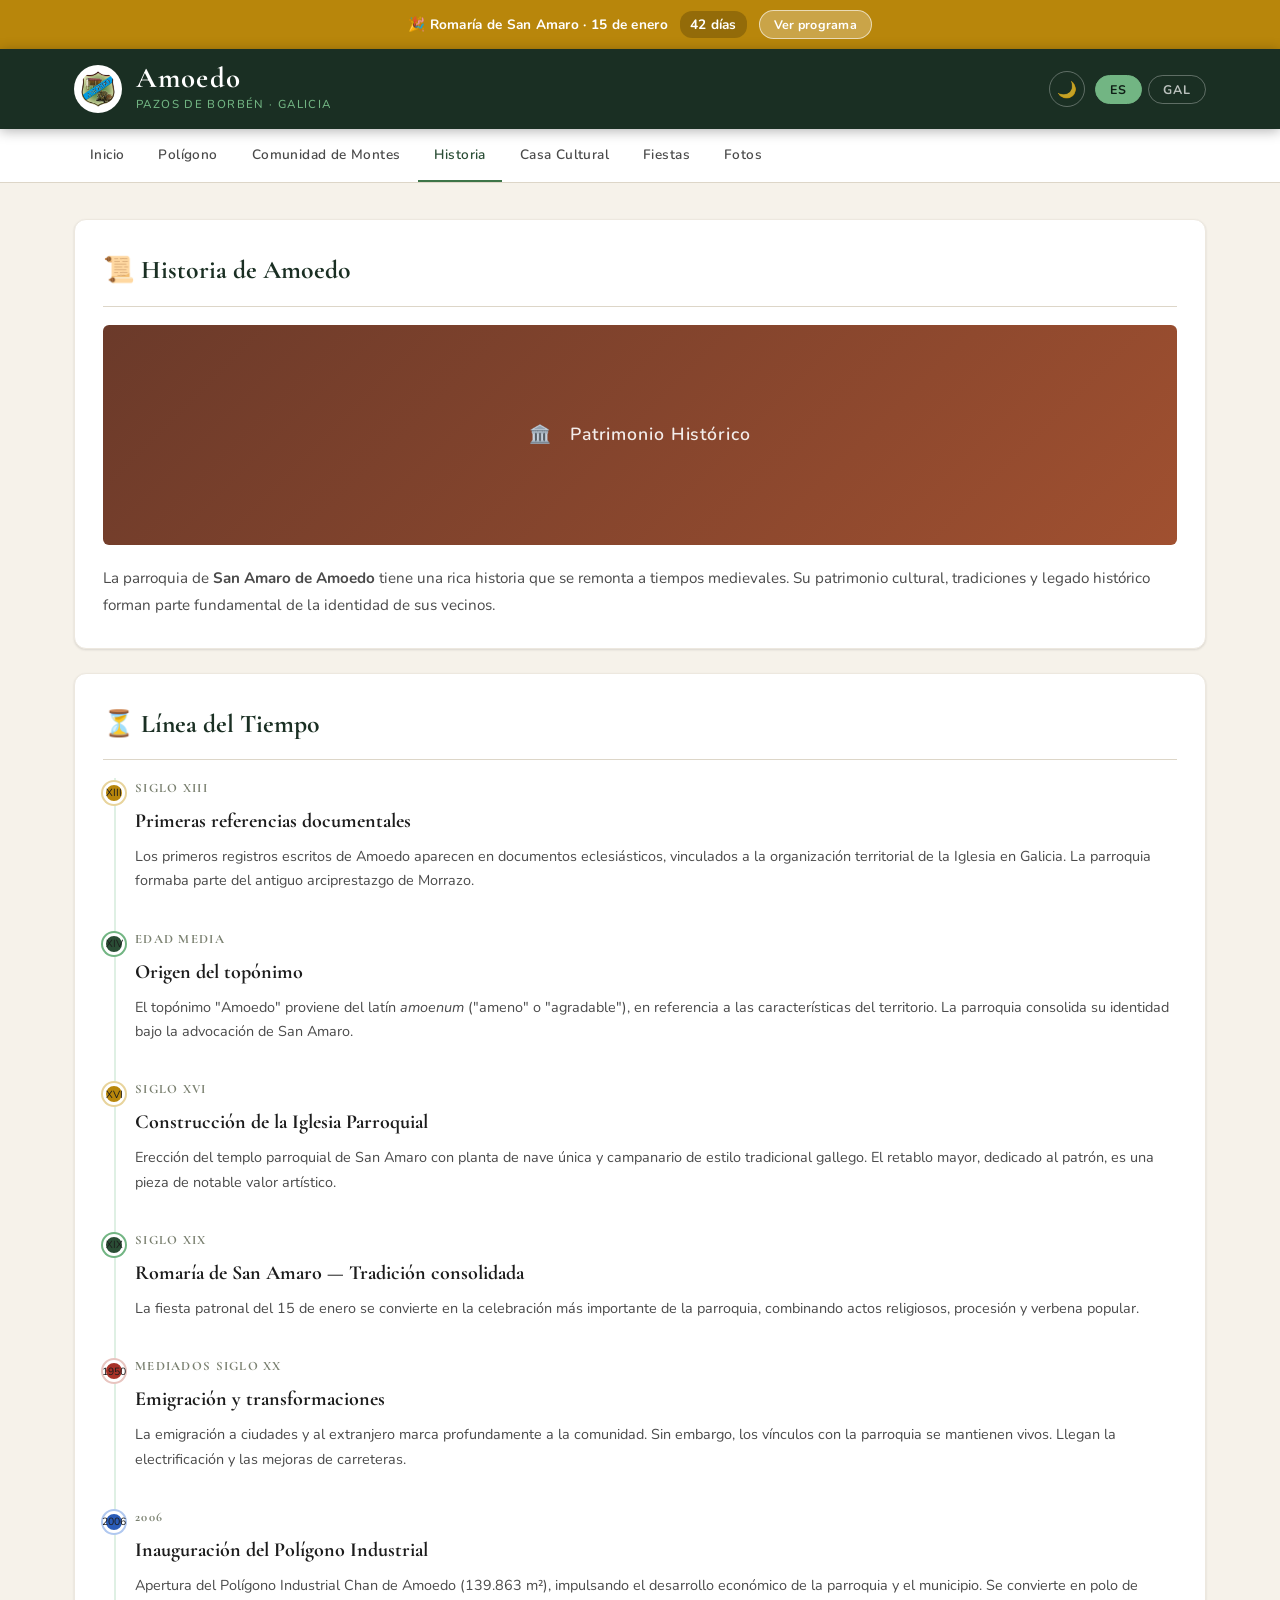
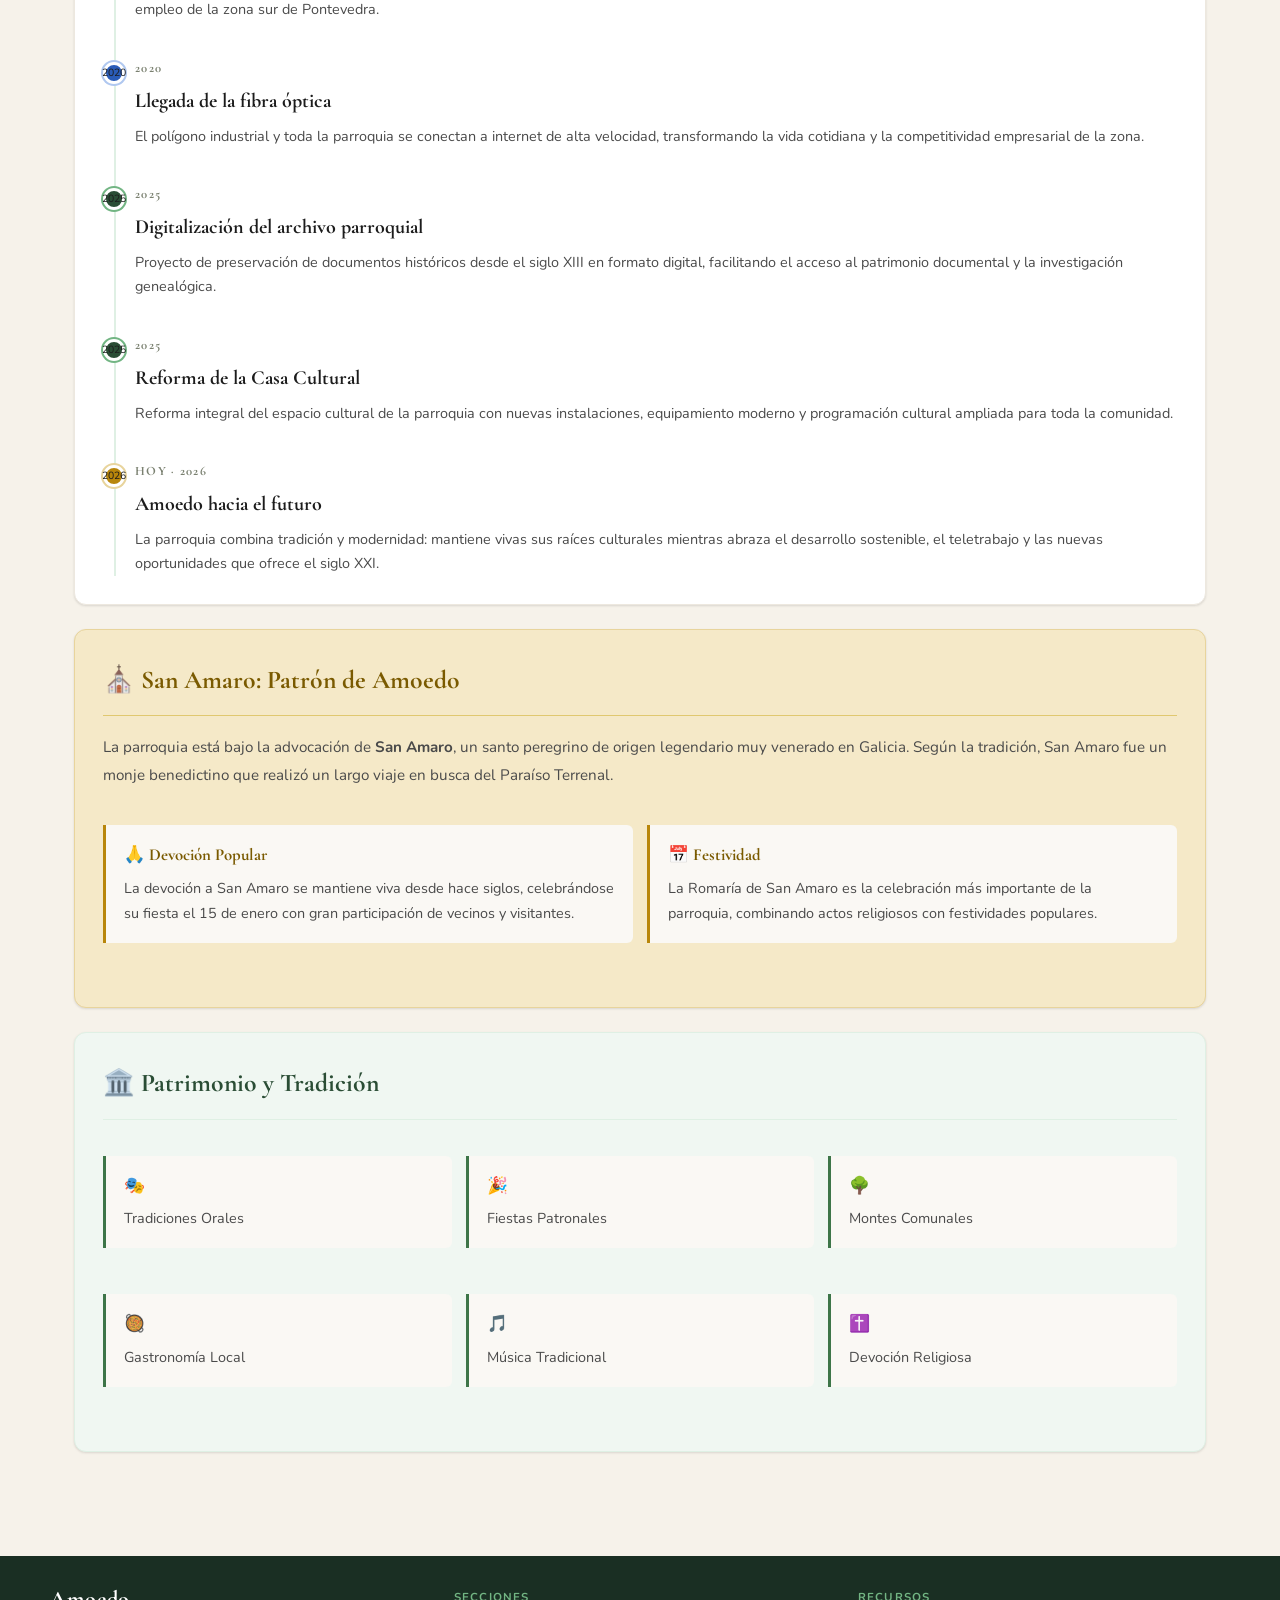
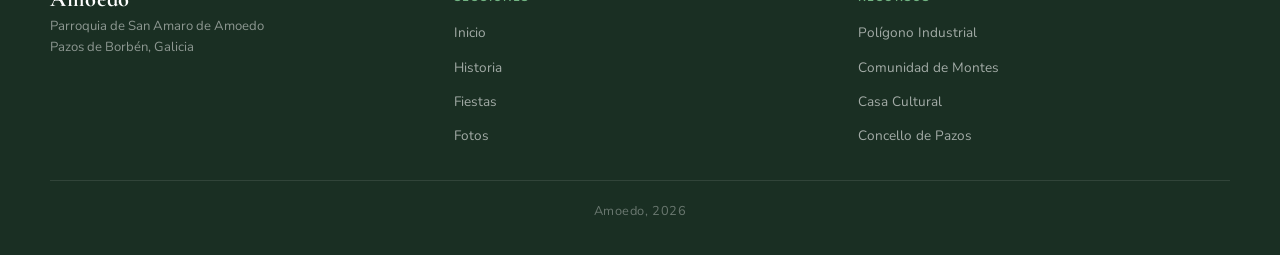
<file: pages/historia.html>
<!DOCTYPE html>
<html lang="es">
<head>
  <meta charset="UTF-8">
  <meta name="viewport" content="width=device-width, initial-scale=1.0">
  <title>Historia de Amoedo</title>
  <link rel="stylesheet" href="../css/styles.css">
</head>
<body>

  <!-- EVENT BANNER -->
  <div class="event-banner">
    <span>🎉 Romaría de San Amaro · 15 de enero</span>
    <span class="banner-countdown" id="banner-countdown">cargando...</span>
    <a href="../pages/fiestas.html">Ver programa</a>
  </div>

  <!-- HEADER -->
  <header class="site-header">
    <div class="header-inner">
      <a href="../index.html" class="header-logo">
        <img src="../images/escudo-amoedo.png" alt="Escudo de Amoedo" class="logo-img">
        <div>
          <div class="header-title">Amoedo</div>
          <div class="header-subtitle">Pazos de Borbén · Galicia</div>
        </div>
      </a>
      <div class="header-spacer"></div>
      <div class="header-actions">
        <button class="dark-toggle" onclick="toggleDark()" title="Modo oscuro">🌙</button>
        <div class="lang-selector">
          <button class="lang-btn active" id="lang-es" onclick="changeLanguage('es')">ES</button>
          <button class="lang-btn" id="lang-gl" onclick="changeLanguage('gl')">GAL</button>
        </div>
        <button class="hamburger" id="hamburger" aria-label="Menú">
          <span></span><span></span><span></span>
        </button>
      </div>
    </div>
  </header>

  <!-- DESKTOP NAV -->
  <nav class="site-nav">
    <div class="nav-inner">
      <a href="../index.html" class="nav-link" id="nav-home">Inicio</a>
      <a href="../pages/poligono.html" class="nav-link" id="nav-polygon">Polígono</a>
      <a href="../pages/comunidad-montes.html" class="nav-link" id="nav-montes">Comunidad de Montes</a>
      <a href="../pages/historia.html" class="nav-link active" id="nav-history">Historia</a>
      <a href="../pages/casa-cultural.html" class="nav-link" id="nav-cultura">Casa Cultural</a>
      <a href="../pages/fiestas.html" class="nav-link" id="nav-events">Fiestas</a>
      <a href="../pages/fotos.html" class="nav-link" id="nav-photos">Fotos</a>
    </div>
  </nav>

  <!-- MOBILE NAV -->
  <div class="mobile-nav" id="mobile-nav">
    <button class="mobile-nav-close" id="mobile-nav-close">✕</button>
    <a href="../index.html" class="nav-link">Inicio</a>
    <a href="../pages/poligono.html" class="nav-link">Polígono</a>
    <a href="../pages/comunidad-montes.html" class="nav-link">Comunidad de Montes</a>
    <a href="../pages/historia.html" class="nav-link active">Historia</a>
    <a href="../pages/casa-cultural.html" class="nav-link">Casa Cultural</a>
    <a href="../pages/fiestas.html" class="nav-link">Fiestas</a>
    <a href="../pages/fotos.html" class="nav-link">Fotos</a>
  </div>

  <div class="page-body">
    <main class="page-main">

      <div class="card reveal">
        <h2 id="historia-title">📜 Historia de Amoedo</h2>
        <div class="img-placeholder" style="background:linear-gradient(135deg,#6b3a2a,#a05030);">
          🏛️ &nbsp; Patrimonio Histórico
        </div>
        <p id="historia-intro">
          La parroquia de <strong>San Amaro de Amoedo</strong> tiene una rica historia
          que se remonta a tiempos medievales. Su patrimonio cultural, tradiciones y
          legado histórico forman parte fundamental de la identidad de sus vecinos.
        </p>
      </div>

      <!-- LÍNEA DE TIEMPO -->
      <div class="card reveal">
        <h2>⏳ Línea del Tiempo</h2>
        <div class="timeline">

          <div class="tl-item">
            <div class="tl-dot amber">XIII</div>
            <div class="tl-year">Siglo XIII</div>
            <div class="tl-title">Primeras referencias documentales</div>
            <div class="tl-desc">Los primeros registros escritos de Amoedo aparecen en documentos eclesiásticos, vinculados a la organización territorial de la Iglesia en Galicia. La parroquia formaba parte del antiguo arciprestazgo de Morrazo.</div>
          </div>

          <div class="tl-item">
            <div class="tl-dot">XIV</div>
            <div class="tl-year">Edad Media</div>
            <div class="tl-title">Origen del topónimo</div>
            <div class="tl-desc">El topónimo "Amoedo" proviene del latín <em>amoenum</em> ("ameno" o "agradable"), en referencia a las características del territorio. La parroquia consolida su identidad bajo la advocación de San Amaro.</div>
          </div>

          <div class="tl-item">
            <div class="tl-dot amber">XVI</div>
            <div class="tl-year">Siglo XVI</div>
            <div class="tl-title">Construcción de la Iglesia Parroquial</div>
            <div class="tl-desc">Erección del templo parroquial de San Amaro con planta de nave única y campanario de estilo tradicional gallego. El retablo mayor, dedicado al patrón, es una pieza de notable valor artístico.</div>
          </div>

          <div class="tl-item">
            <div class="tl-dot">XIX</div>
            <div class="tl-year">Siglo XIX</div>
            <div class="tl-title">Romaría de San Amaro — Tradición consolidada</div>
            <div class="tl-desc">La fiesta patronal del 15 de enero se convierte en la celebración más importante de la parroquia, combinando actos religiosos, procesión y verbena popular.</div>
          </div>

          <div class="tl-item">
            <div class="tl-dot terra">1950</div>
            <div class="tl-year">Mediados siglo XX</div>
            <div class="tl-title">Emigración y transformaciones</div>
            <div class="tl-desc">La emigración a ciudades y al extranjero marca profundamente a la comunidad. Sin embargo, los vínculos con la parroquia se mantienen vivos. Llegan la electrificación y las mejoras de carreteras.</div>
          </div>

          <div class="tl-item">
            <div class="tl-dot blue">2006</div>
            <div class="tl-year">2006</div>
            <div class="tl-title">Inauguración del Polígono Industrial</div>
            <div class="tl-desc">Apertura del Polígono Industrial Chan de Amoedo (139.863 m²), impulsando el desarrollo económico de la parroquia y el municipio. Se convierte en polo de empleo de la zona sur de Pontevedra.</div>
          </div>

          <div class="tl-item">
            <div class="tl-dot blue">2020</div>
            <div class="tl-year">2020</div>
            <div class="tl-title">Llegada de la fibra óptica</div>
            <div class="tl-desc">El polígono industrial y toda la parroquia se conectan a internet de alta velocidad, transformando la vida cotidiana y la competitividad empresarial de la zona.</div>
          </div>

          <div class="tl-item">
            <div class="tl-dot">2025</div>
            <div class="tl-year">2025</div>
            <div class="tl-title">Digitalización del archivo parroquial</div>
            <div class="tl-desc">Proyecto de preservación de documentos históricos desde el siglo XIII en formato digital, facilitando el acceso al patrimonio documental y la investigación genealógica.</div>
          </div>

          <div class="tl-item">
            <div class="tl-dot">2025</div>
            <div class="tl-year">2025</div>
            <div class="tl-title">Reforma de la Casa Cultural</div>
            <div class="tl-desc">Reforma integral del espacio cultural de la parroquia con nuevas instalaciones, equipamiento moderno y programación cultural ampliada para toda la comunidad.</div>
          </div>

          <div class="tl-item">
            <div class="tl-dot amber">2026</div>
            <div class="tl-year">Hoy · 2026</div>
            <div class="tl-title">Amoedo hacia el futuro</div>
            <div class="tl-desc">La parroquia combina tradición y modernidad: mantiene vivas sus raíces culturales mientras abraza el desarrollo sostenible, el teletrabajo y las nuevas oportunidades que ofrece el siglo XXI.</div>
          </div>

        </div>
      </div>

      <div class="card card-amber reveal">
        <h2>⛪ San Amaro: Patrón de Amoedo</h2>
        <p id="san-amaro-desc">
          La parroquia está bajo la advocación de <strong>San Amaro</strong>,
          un santo peregrino de origen legendario muy venerado en Galicia.
          Según la tradición, San Amaro fue un monje benedictino que realizó
          un largo viaje en busca del Paraíso Terrenal.
        </p>
        <div class="data-grid" style="grid-template-columns:1fr 1fr;">
          <div class="info-box amber">
            <strong>🙏 Devoción Popular</strong>
            <p>La devoción a San Amaro se mantiene viva desde hace siglos, celebrándose su fiesta el 15 de enero con gran participación de vecinos y visitantes.</p>
          </div>
          <div class="info-box amber">
            <strong>📅 Festividad</strong>
            <p>La Romaría de San Amaro es la celebración más importante de la parroquia, combinando actos religiosos con festividades populares.</p>
          </div>
        </div>
      </div>

      <div class="card card-green reveal">
        <h2>🏛️ Patrimonio y Tradición</h2>
        <div class="data-grid" style="grid-template-columns:repeat(3,1fr);">
          <div class="info-box"><strong>🎭</strong><p>Tradiciones Orales</p></div>
          <div class="info-box"><strong>🎉</strong><p>Fiestas Patronales</p></div>
          <div class="info-box"><strong>🌳</strong><p>Montes Comunales</p></div>
          <div class="info-box"><strong>🥘</strong><p>Gastronomía Local</p></div>
          <div class="info-box"><strong>🎵</strong><p>Música Tradicional</p></div>
          <div class="info-box"><strong>✝️</strong><p>Devoción Religiosa</p></div>
        </div>
      </div>

    </main>
  </div>


  <footer class="site-footer">
    <div class="footer-inner">
      <div class="footer-brand">
        <div class="header-title">Amoedo</div>
        <p>Parroquia de San Amaro de Amoedo<br>Pazos de Borbén, Galicia</p>
      </div>
      <div class="footer-links">
        <h4>Secciones</h4>
        <ul>
          <li><a href="../index.html">Inicio</a></li>
          <li><a href="../pages/historia.html">Historia</a></li>
          <li><a href="../pages/fiestas.html">Fiestas</a></li>
          <li><a href="../pages/fotos.html">Fotos</a></li>
        </ul>
      </div>
      <div class="footer-links">
        <h4>Recursos</h4>
        <ul>
          <li><a href="../pages/poligono.html">Polígono Industrial</a></li>
          <li><a href="../pages/comunidad-montes.html">Comunidad de Montes</a></li>
          <li><a href="../pages/casa-cultural.html">Casa Cultural</a></li>
          <li><a href="https://pazosdeborben.sedelectronica.gal/" target="_blank">Concello de Pazos</a></li>
        </ul>
      </div>
    </div>
    <div class="footer-bottom">
      <p id="footer-text">© Amoedo 2026 · Pazos de Borbén, Galicia · Todos los derechos reservados</p>
    </div>
  </footer>

  <script src="../js/main.js"></script>
  <script src="../js/ui.js"></script>
  

</body>
</html>
</file>
<file: css/styles.css>
/* ============================================
   AMOEDO — Diseño Moderno 2026
   ============================================ */

@import url('https://fonts.googleapis.com/css2?family=Cormorant+Garamond:ital,wght@0,400;0,600;0,700;1,400&family=Nunito:wght@300;400;500;600;700&display=swap');

/* ── Variables: modo claro ─── */
:root {
  --green-950: #0f1e16;
  --green-900: #1a2f23;
  --green-700: #2a4d35;
  --green-500: #3d7548;
  --green-300: #72b583;
  --green-100: #dff0e4;
  --green-50:  #f0f7f2;
  --amber:        #b8860b;
  --amber-light:  #f5e9c8;
  --terra:        #a83228;
  --terra-light:  #f5e0dd;

  --bg:        #f6f2ea;
  --surface:   #ffffff;
  --surface-2: #faf8f4;
  --text:      #1c1c1c;
  --text-2:    #4a4a4a;
  --muted:     #7a8070;
  --border:    #ddd6c8;
  --border-2:  #ede8df;

  --shadow-sm: 0 1px 3px rgba(0,0,0,.07), 0 1px 2px rgba(0,0,0,.05);
  --shadow-md: 0 4px 12px rgba(0,0,0,.09), 0 2px 4px rgba(0,0,0,.05);
  --shadow-lg: 0 8px 32px rgba(0,0,0,.11), 0 2px 8px rgba(0,0,0,.06);

  --radius:    12px;
  --radius-sm: 6px;
  --radius-lg: 20px;

  --font-display: 'Cormorant Garamond', Georgia, serif;
  --font-body:    'Nunito', system-ui, sans-serif;
  --max-width: 1180px;
  --header-h: 80px;
  --nav-h: 46px;
}

/* ── Variables: modo oscuro ─── */
[data-theme="dark"] {
  --bg:        #111a14;
  --surface:   #1c2a1f;
  --surface-2: #162019;
  --text:      #e8ede9;
  --text-2:    #b0bdb2;
  --muted:     #6e7d70;
  --border:    #2a3d2e;
  --border-2:  #223328;
  --green-50:  #1a2f1f;
  --green-100: #1e3826;
  --amber-light: #2a2010;
  --terra-light: #2a1814;
}

*, *::before, *::after { box-sizing: border-box; margin: 0; padding: 0; }
html { scroll-behavior: smooth; }

body {
  font-family: var(--font-body);
  font-size: 16px;
  line-height: 1.7;
  color: var(--text);
  background: var(--bg);
  min-height: 100vh;
  transition: background .3s, color .3s;
}

img { max-width: 100%; height: auto; display: block; }
a { color: inherit; }

/* ══════════════════════════════
   BANNER DE EVENTO
══════════════════════════════ */
.event-banner {
  background: var(--amber);
  color: #fff;
  text-align: center;
  padding: 10px 20px;
  font-size: .85rem;
  font-weight: 700;
  display: flex;
  align-items: center;
  justify-content: center;
  gap: 12px;
  flex-wrap: wrap;
  letter-spacing: .02em;
}
.event-banner a {
  background: rgba(255,255,255,.25);
  border: 1.5px solid rgba(255,255,255,.6);
  border-radius: 20px;
  padding: 3px 14px;
  text-decoration: none;
  color: #fff;
  font-size: .78rem;
  transition: background .2s;
  white-space: nowrap;
}
.event-banner a:hover { background: rgba(255,255,255,.4); }
.event-banner .banner-countdown {
  background: rgba(0,0,0,.2);
  border-radius: 12px;
  padding: 2px 10px;
  font-variant-numeric: tabular-nums;
}

/* ══════════════════════════════
   HEADER
══════════════════════════════ */
.site-header {
  position: sticky;
  top: 0;
  z-index: 100;
  background: var(--green-900);
  box-shadow: 0 2px 12px rgba(0,0,0,.3);
}

.header-inner {
  max-width: var(--max-width);
  margin: 0 auto;
  padding: 0 24px;
  height: var(--header-h);
  display: flex;
  align-items: center;
  gap: 20px;
}

.header-logo {
  flex-shrink: 0;
  display: flex;
  align-items: center;
  gap: 14px;
  text-decoration: none;
}

.logo-img {
  width: 48px; height: 48px;
  border-radius: 50%;
  background: white;
  padding: 4px;
  border: 2px solid rgba(255,255,255,.25);
  transition: transform .3s, border-color .3s;
  object-fit: contain;
}
.logo-img:hover { transform: scale(1.08) rotate(4deg); border-color: var(--green-300); }

.header-title   { font-family: var(--font-display); font-size: 1.8rem; font-weight: 700; color: #fff; letter-spacing: .04em; line-height: 1; }
.header-subtitle { font-size: .72rem; color: var(--green-300); letter-spacing: .12em; text-transform: uppercase; font-weight: 500; margin-top: 2px; }

.header-spacer { flex: 1; }

.header-actions { display: flex; align-items: center; gap: 10px; }

/* Dark mode toggle */
.dark-toggle {
  background: transparent;
  border: 1.5px solid rgba(255,255,255,.3);
  color: rgba(255,255,255,.75);
  width: 36px; height: 36px;
  border-radius: 50%;
  cursor: pointer;
  font-size: 1rem;
  display: flex; align-items: center; justify-content: center;
  transition: all .2s;
}
.dark-toggle:hover { background: rgba(255,255,255,.12); border-color: rgba(255,255,255,.6); }

.lang-selector { display: flex; gap: 6px; }
.lang-btn {
  background: transparent;
  border: 1.5px solid rgba(255,255,255,.3);
  color: rgba(255,255,255,.7);
  padding: 5px 14px;
  border-radius: 20px;
  cursor: pointer;
  font-family: var(--font-body);
  font-size: .78rem;
  font-weight: 700;
  letter-spacing: .08em;
  transition: all .2s;
}
.lang-btn:hover { border-color: rgba(255,255,255,.6); color: #fff; }
.lang-btn.active { background: var(--green-300); border-color: var(--green-300); color: var(--green-950); }

/* Hamburger */
.hamburger {
  display: none;
  flex-direction: column;
  justify-content: center;
  gap: 5px;
  background: transparent;
  border: none;
  cursor: pointer;
  padding: 6px;
  width: 36px;
}
.hamburger span {
  display: block;
  width: 22px; height: 2px;
  background: rgba(255,255,255,.85);
  border-radius: 2px;
  transition: transform .3s, opacity .3s;
}
.hamburger.open span:nth-child(1) { transform: translateY(7px) rotate(45deg); }
.hamburger.open span:nth-child(2) { opacity: 0; }
.hamburger.open span:nth-child(3) { transform: translateY(-7px) rotate(-45deg); }

/* ══════════════════════════════
   NAVIGATION
══════════════════════════════ */
.site-nav {
  background: var(--surface);
  border-bottom: 1.5px solid var(--border);
  position: sticky;
  top: var(--header-h);
  z-index: 99;
  transition: background .3s;
}

.nav-inner {
  max-width: var(--max-width);
  margin: 0 auto;
  padding: 0 24px;
  display: flex;
  gap: 2px;
  overflow-x: auto;
  scrollbar-width: none;
}
.nav-inner::-webkit-scrollbar { display: none; }

.nav-link {
  text-decoration: none;
  color: var(--text-2);
  font-size: .85rem;
  font-weight: 600;
  letter-spacing: .03em;
  padding: 14px 16px;
  white-space: nowrap;
  border-bottom: 2.5px solid transparent;
  transition: color .2s, border-color .2s;
}
.nav-link:hover { color: var(--green-700); border-bottom-color: var(--green-300); }
.nav-link.active { color: var(--green-700); border-bottom-color: var(--green-500); }

/* ══════════════════════════════
   HERO (index.html)
══════════════════════════════ */
.hero {
  background: var(--green-900);
  position: relative;
  overflow: hidden;
  min-height: 400px;
  display: flex;
  align-items: flex-end;
}
.hero-bg {
  position: absolute;
  inset: 0;
  width: 100%; height: 100%;
  object-fit: cover;
}
.hero-overlay {
  position: absolute;
  inset: 0;
  background: linear-gradient(to top, rgba(15,30,22,.85) 0%, rgba(15,30,22,.3) 60%, transparent 100%);
}
.hero-content {
  position: relative;
  z-index: 2;
  max-width: var(--max-width);
  margin: 0 auto;
  padding: 60px 24px 40px;
  width: 100%;
}
.hero-title {
  font-family: var(--font-display);
  font-size: 3.2rem;
  font-weight: 700;
  color: #fff;
  line-height: 1.1;
  margin-bottom: 14px;
  text-shadow: 0 2px 12px rgba(0,0,0,.4);
}
.hero-subtitle {
  font-size: 1.05rem;
  color: rgba(255,255,255,.85);
  max-width: 560px;
  line-height: 1.7;
  margin-bottom: 28px;
}
.hero-badges {
  display: flex;
  gap: 10px;
  flex-wrap: wrap;
}
.hero-badge {
  background: rgba(255,255,255,.18);
  backdrop-filter: blur(6px);
  border: 1px solid rgba(255,255,255,.3);
  color: #fff;
  border-radius: 20px;
  padding: 6px 16px;
  font-size: .82rem;
  font-weight: 600;
  letter-spacing: .04em;
}

/* ══════════════════════════════
   PAGE BODY & GRID
══════════════════════════════ */
.page-body {
  max-width: var(--max-width);
  margin: 0 auto;
  padding: 36px 24px 60px;
}

.page-grid {
  display: grid;
  grid-template-columns: 1fr 340px;
  gap: 28px;
  align-items: start;
}

/* ══════════════════════════════
   CARDS
══════════════════════════════ */
.card {
  background: var(--surface);
  border-radius: var(--radius);
  padding: 28px;
  border: 1.5px solid var(--border-2);
  box-shadow: var(--shadow-sm);
  margin-bottom: 24px;
  transition: box-shadow .2s, background .3s, border-color .3s;
}
.card:hover { box-shadow: var(--shadow-md); }
.card-green  { background: var(--green-50);   border-color: var(--green-100); }
.card-amber  { background: var(--amber-light); border-color: #e8d49c; }
.card-terra  { background: var(--terra-light); border-color: #e8c5c0; }
.card-blue   { background: #e8f0fc; border-color: #c4d5f5; }
[data-theme="dark"] .card-blue { background: #121f35; border-color: #1e3056; }

.card h2 {
  font-family: var(--font-display);
  font-size: 1.6rem;
  font-weight: 700;
  color: var(--green-900);
  margin-bottom: 18px;
  padding-bottom: 14px;
  border-bottom: 1.5px solid var(--border);
  display: flex;
  align-items: center;
  gap: 10px;
}
[data-theme="dark"] .card h2 { color: var(--green-300); }
.card-amber h2  { color: #7a5a00; border-color: #e0c870; }
.card-green h2  { color: var(--green-700); border-color: var(--green-100); }
.card-terra h2  { color: var(--terra);     border-color: #e0b0aa; }
.card-blue  h2  { color: #1a3a7a; border-color: #b0c8f0; }
[data-theme="dark"] .card-amber h2 { color: #f0c040; }
[data-theme="dark"] .card-blue  h2 { color: #7aadff; }

.card h3 {
  font-family: var(--font-display);
  font-size: 1.25rem;
  font-weight: 600;
  color: var(--green-700);
  margin-bottom: 10px;
  margin-top: 0;
}
[data-theme="dark"] .card h3 { color: var(--green-300); }

.card p { color: var(--text-2); font-size: .95rem; line-height: 1.8; margin-bottom: 14px; }
.card p:last-child { margin-bottom: 0; }
.card ul, .card ol { padding-left: 1.5em; color: var(--text-2); font-size: .95rem; line-height: 1.9; }

/* ══════════════════════════════
   IMG PLACEHOLDER
══════════════════════════════ */
.img-placeholder {
  width: 100%; height: 220px;
  border-radius: var(--radius-sm);
  margin-bottom: 20px;
  display: flex; align-items: center; justify-content: center;
  color: rgba(255,255,255,.9);
  font-size: 1.1rem; font-weight: 600;
  font-family: var(--font-body);
  letter-spacing: .05em;
  gap: 10px;
  background: linear-gradient(135deg, var(--green-700), var(--green-500));
  overflow: hidden;
}

/* ══════════════════════════════
   INFO BOX
══════════════════════════════ */
.info-box {
  background: var(--surface-2);
  border-left: 3px solid var(--green-500);
  border-radius: 0 var(--radius-sm) var(--radius-sm) 0;
  padding: 16px 18px;
  margin: 16px 0;
  transition: background .3s;
}
.info-box strong {
  color: var(--green-700);
  font-family: var(--font-display);
  font-size: 1.05rem;
  display: block;
  margin-bottom: 6px;
}
.info-box p { color: var(--text-2); font-size: .9rem; margin-bottom: 0; }
.info-box.amber { border-left-color: var(--amber); }
.info-box.amber strong { color: #7a5a00; }
.info-box.terra { border-left-color: var(--terra); }
.info-box.blue  { border-left-color: #2a5cb8; }
.info-box.blue strong { color: #1a3a7a; }
[data-theme="dark"] .info-box.amber strong { color: #f0c040; }
[data-theme="dark"] .info-box.blue strong  { color: #7aadff; }

/* ══════════════════════════════
   DATA GRID
══════════════════════════════ */
.data-grid {
  display: grid;
  grid-template-columns: repeat(auto-fit, minmax(140px, 1fr));
  gap: 14px;
  margin: 20px 0;
}
.data-item {
  background: var(--green-900);
  color: #fff;
  border-radius: var(--radius-sm);
  padding: 20px 14px;
  text-align: center;
  transition: transform .2s, box-shadow .2s;
}
.data-item:hover { transform: translateY(-3px); box-shadow: var(--shadow-md); }
.data-icon   { font-size: 2rem; display: block; margin-bottom: 8px; line-height: 1; }
.data-number { font-family: var(--font-display); font-size: 2rem; font-weight: 700; display: block; margin-bottom: 4px; line-height: 1; }
.data-label  { font-size: .8rem; font-weight: 600; letter-spacing: .05em; opacity: .88; line-height: 1.3; }

/* ══════════════════════════════
   WIDGETS (ASIDE)
══════════════════════════════ */
.widget {
  background: var(--surface);
  border-radius: var(--radius);
  padding: 22px;
  border: 1.5px solid var(--border-2);
  box-shadow: var(--shadow-sm);
  margin-bottom: 20px;
  transition: background .3s, border-color .3s;
}
.widget h3 {
  font-family: var(--font-body);
  font-size: .78rem;
  font-weight: 700;
  color: var(--green-700);
  text-transform: uppercase;
  letter-spacing: .1em;
  margin-bottom: 14px;
  padding-bottom: 10px;
  border-bottom: 1.5px solid var(--border);
}

/* Weather */
.weather-widget { text-align: center; }
.weather-icon   { font-size: 3.2rem; display: block; margin: 6px 0; line-height: 1; }
.weather-temp   { font-family: var(--font-display); font-size: 3rem; font-weight: 700; color: var(--text); line-height: 1; margin: 6px 0; }
.weather-desc   { font-size: .9rem; color: var(--muted); text-transform: capitalize; font-weight: 500; margin-bottom: 12px; }
.weather-details { display: grid; grid-template-columns: 1fr 1fr; gap: 8px; margin-top: 10px; }
.weather-detail-item { background: var(--surface-2); border: 1px solid var(--border-2); padding: 8px 10px; border-radius: var(--radius-sm); font-size: .82rem; }
.weather-detail-item strong { display: block; color: var(--green-700); font-size: .7rem; text-transform: uppercase; letter-spacing: .06em; margin-bottom: 2px; }
.weather-update { margin-top: 10px; font-size: .72rem; color: var(--muted); font-style: italic; }

/* Event widget */
.event-widget { background: var(--amber-light); border-color: #e8d49c; }
.event-widget h3 { color: #7a5a00; border-color: #e0c870; }
[data-theme="dark"] .event-widget h3 { color: #f0c040; }
.event-content { text-align: center; }
.event-icon { font-size: 2.4rem; display: block; margin: 4px 0; }
.event-content h4 { font-family: var(--font-display); font-size: 1.15rem; color: #7a5a00; margin: 6px 0 3px; }
[data-theme="dark"] .event-content h4 { color: #f0c040; }
.event-date { font-size: .85rem; color: var(--amber); font-weight: 700; margin-bottom: 8px; }
.countdown { background: rgba(255,255,255,.55); border: 1px solid #e0c870; border-radius: var(--radius-sm); padding: 10px; margin: 10px 0; }
[data-theme="dark"] .countdown { background: rgba(0,0,0,.25); }
.countdown-number { font-family: var(--font-display); font-size: 2.2rem; font-weight: 700; color: var(--amber); display: block; line-height: 1; }
.countdown-label { font-size: .75rem; color: var(--muted); text-transform: uppercase; letter-spacing: .08em; }
.event-desc { font-size: .85rem; color: var(--text-2); line-height: 1.6; margin: 8px 0; }

/* Links widget */
.links-widget { background: var(--green-50); border-color: var(--green-100); }
.links-widget h3 { color: var(--green-700); border-color: var(--green-100); }
.links-widget ul { list-style: none; padding: 0; }
.links-widget li { margin: 8px 0; }
.links-widget a { display: flex; align-items: center; gap: 8px; text-decoration: none; color: var(--green-700); font-size: .88rem; font-weight: 600; transition: color .2s, gap .2s; }
.links-widget a::before { content: "→"; font-size: .75rem; opacity: .7; }
.links-widget a:hover { color: var(--green-500); gap: 12px; }

/* Location map widget */
.map-widget { padding: 0; overflow: hidden; }
.map-widget h3 { padding: 18px 22px 14px; margin: 0; border-bottom: 1.5px solid var(--border); }
#mini-map { height: 200px; width: 100%; }

/* ══════════════════════════════
   BUTTONS
══════════════════════════════ */
.btn {
  display: inline-flex; align-items: center; gap: 8px;
  text-decoration: none;
  font-family: var(--font-body);
  font-size: .85rem; font-weight: 700;
  letter-spacing: .04em;
  padding: 10px 22px;
  border-radius: 30px;
  border: none;
  cursor: pointer;
  transition: all .2s;
}
.btn-primary { background: var(--green-700); color: #fff; }
.btn-primary:hover { background: var(--green-900); transform: translateY(-1px); box-shadow: var(--shadow-md); }
.btn-amber   { background: var(--amber); color: #fff; }
.btn-amber:hover { background: #9a6f09; }
.btn-outline { background: transparent; color: #fff; border: 1.5px solid rgba(255,255,255,.5); }
.btn-outline:hover { background: rgba(255,255,255,.12); }

/* ══════════════════════════════
   CONTACT FORM
══════════════════════════════ */
.contact-form { display: flex; flex-direction: column; gap: 16px; }
.form-row { display: grid; grid-template-columns: 1fr 1fr; gap: 16px; }
.form-group { display: flex; flex-direction: column; gap: 6px; }
.form-group label { font-size: .82rem; font-weight: 700; color: var(--text-2); letter-spacing: .04em; text-transform: uppercase; }
.form-group input,
.form-group select,
.form-group textarea {
  padding: 11px 14px;
  border: 1.5px solid var(--border);
  border-radius: var(--radius-sm);
  background: var(--surface-2);
  color: var(--text);
  font-family: var(--font-body);
  font-size: .92rem;
  transition: border-color .2s, box-shadow .2s, background .3s;
  outline: none;
}
.form-group input:focus,
.form-group select:focus,
.form-group textarea:focus {
  border-color: var(--green-500);
  box-shadow: 0 0 0 3px rgba(61,117,72,.15);
}
.form-group textarea { resize: vertical; min-height: 120px; }
.form-success {
  display: none;
  background: var(--green-50);
  border: 1.5px solid var(--green-300);
  border-radius: var(--radius-sm);
  padding: 16px 20px;
  color: var(--green-700);
  font-weight: 600;
  text-align: center;
}

/* ══════════════════════════════
   TIMELINE (historia.html)
══════════════════════════════ */
.timeline { position: relative; padding-left: 32px; }
.timeline::before {
  content: '';
  position: absolute;
  left: 11px; top: 0; bottom: 0;
  width: 2px;
  background: var(--green-100);
}
[data-theme="dark"] .timeline::before { background: var(--border); }
.tl-item { position: relative; margin-bottom: 36px; }
.tl-item:last-child { margin-bottom: 0; }
.tl-dot {
  position: absolute;
  left: -32px; top: 4px;
  width: 22px; height: 22px;
  background: var(--green-700);
  border: 3px solid var(--surface);
  border-radius: 50%;
  box-shadow: 0 0 0 2px var(--green-300);
  z-index: 1;
  display: flex; align-items: center; justify-content: center;
  font-size: .65rem;
}
.tl-dot.amber  { background: var(--amber);  box-shadow: 0 0 0 2px #e8d49c; }
.tl-dot.terra  { background: var(--terra);  box-shadow: 0 0 0 2px #e8c5c0; }
.tl-dot.blue   { background: #2a5cb8;       box-shadow: 0 0 0 2px #b0c8f0; }
.tl-year {
  font-family: var(--font-display);
  font-size: .8rem;
  font-weight: 700;
  letter-spacing: .1em;
  text-transform: uppercase;
  color: var(--muted);
  margin-bottom: 4px;
}
.tl-title {
  font-family: var(--font-display);
  font-size: 1.25rem;
  font-weight: 700;
  color: var(--text);
  margin-bottom: 6px;
}
.tl-desc { font-size: .9rem; color: var(--text-2); line-height: 1.7; }

/* ══════════════════════════════
   PHOTO GALLERY + LIGHTBOX
══════════════════════════════ */
.photo-grid {
  display: grid;
  grid-template-columns: repeat(auto-fill, minmax(180px, 1fr));
  gap: 12px;
  margin: 16px 0;
}
.photo-item {
  position: relative;
  aspect-ratio: 4/3;
  border-radius: var(--radius-sm);
  overflow: hidden;
  cursor: pointer;
  background: var(--surface-2);
  border: 1.5px solid var(--border-2);
  transition: transform .2s, box-shadow .2s;
}
.photo-item:hover { transform: scale(1.03); box-shadow: var(--shadow-md); }
.photo-item svg  { width: 100%; height: 100%; }
.photo-item .photo-label {
  position: absolute;
  bottom: 0; left: 0; right: 0;
  background: linear-gradient(to top, rgba(0,0,0,.7), transparent);
  color: #fff;
  font-size: .76rem;
  font-weight: 600;
  padding: 20px 10px 8px;
  opacity: 0;
  transition: opacity .25s;
}
.photo-item:hover .photo-label { opacity: 1; }
.photo-upload-notice {
  background: var(--surface-2);
  border: 2px dashed var(--border);
  border-radius: var(--radius);
  padding: 32px;
  text-align: center;
  color: var(--muted);
  font-size: .92rem;
  margin-top: 8px;
}
.photo-upload-notice strong { display: block; font-size: 1.1rem; color: var(--text-2); margin-bottom: 8px; }

/* Lightbox */
.lightbox {
  display: none;
  position: fixed; inset: 0;
  z-index: 1000;
  background: rgba(0,0,0,.92);
  align-items: center; justify-content: center;
  padding: 20px;
}
.lightbox.open { display: flex; }
.lightbox-inner {
  position: relative;
  max-width: 800px;
  width: 100%;
}
.lightbox-img {
  width: 100%;
  border-radius: var(--radius);
  display: block;
}
.lightbox-caption {
  color: rgba(255,255,255,.8);
  font-size: .9rem;
  text-align: center;
  margin-top: 14px;
  font-style: italic;
}
.lightbox-close {
  position: absolute;
  top: -44px; right: 0;
  background: transparent;
  border: none;
  color: #fff;
  font-size: 1.6rem;
  cursor: pointer;
  line-height: 1;
  opacity: .8;
  transition: opacity .2s;
}
.lightbox-close:hover { opacity: 1; }
.lightbox-nav {
  position: absolute;
  top: 50%; transform: translateY(-50%);
  background: rgba(255,255,255,.15);
  border: none;
  color: #fff;
  font-size: 1.5rem;
  width: 44px; height: 44px;
  border-radius: 50%;
  cursor: pointer;
  display: flex; align-items: center; justify-content: center;
  transition: background .2s;
}
.lightbox-nav:hover { background: rgba(255,255,255,.3); }
.lightbox-prev { left: -56px; }
.lightbox-next { right: -56px; }

/* ══════════════════════════════
   MAP SECTION (polígono)
══════════════════════════════ */
.mapa-section { margin: 20px 0; }
.legend {
  display: flex; flex-wrap: wrap; gap: 10px;
  margin-bottom: 14px; padding: 14px;
  background: var(--surface-2);
  border-radius: var(--radius-sm);
  border: 1px solid var(--border);
}
.legend-item {
  display: flex; align-items: center; gap: 8px;
  padding: 5px 12px; background: var(--surface);
  border-radius: 20px; font-size: .82rem; font-weight: 600;
  border: 1px solid var(--border-2);
  transition: transform .2s; color: var(--text);
}
.legend-item:hover { transform: translateY(-2px); box-shadow: var(--shadow-sm); }
.legend-icon {
  width: 22px; height: 22px;
  border-radius: 50%;
  display: flex; align-items: center; justify-content: center;
  color: #fff; font-weight: 700; font-size: 11px;
}
.industria     { background: #2196F3; }
.construccion  { background: #FF9800; }
.productos-mar { background: #00BCD4; }
.servicios     { background: #9C27B0; }
.restaurante   { background: #E91E63; }

#map { height: 480px; width: 100%; border-radius: var(--radius); box-shadow: var(--shadow-md); border: 1.5px solid var(--border); }

/* ══════════════════════════════
   FOOTER
══════════════════════════════ */
.site-footer {
  background: var(--green-900);
  color: rgba(255,255,255,.6);
  padding: 32px 24px;
  margin-top: 20px;
}
.footer-inner {
  max-width: var(--max-width);
  margin: 0 auto;
  display: grid;
  grid-template-columns: 1fr 1fr 1fr;
  gap: 32px;
  align-items: start;
}
.footer-brand .header-title { font-size: 1.4rem; color: #fff; margin-bottom: 6px; }
.footer-brand p { font-size: .82rem; color: rgba(255,255,255,.5); line-height: 1.6; }
.footer-links h4 { font-family: var(--font-body); font-size: .72rem; font-weight: 700; color: var(--green-300); text-transform: uppercase; letter-spacing: .1em; margin-bottom: 12px; }
.footer-links ul { list-style: none; }
.footer-links li { margin: 7px 0; }
.footer-links a { color: rgba(255,255,255,.6); text-decoration: none; font-size: .85rem; transition: color .2s; }
.footer-links a:hover { color: var(--green-300); }
.footer-bottom {
  max-width: var(--max-width);
  margin: 24px auto 0;
  padding-top: 20px;
  border-top: 1px solid rgba(255,255,255,.1);
  text-align: center;
  font-size: .8rem;
  color: rgba(255,255,255,.35);
  letter-spacing: .04em;
}

/* ══════════════════════════════
   LOADING / SKELETON
══════════════════════════════ */
.loading { text-align: center; padding: 20px; color: var(--muted); font-style: italic; font-size: .9rem; }
.skeleton-shimmer {
  background: linear-gradient(90deg, var(--surface-2) 25%, var(--border-2) 50%, var(--surface-2) 75%);
  background-size: 200% 100%;
  animation: shimmer 1.5s infinite;
  border-radius: var(--radius-sm);
}
@keyframes shimmer { 0%{background-position:-200% 0} 100%{background-position:200% 0} }

/* ══════════════════════════════
   REVEAL
══════════════════════════════ */
.reveal { opacity:0; transform:translateY(18px); transition:opacity .5s ease,transform .5s ease; }
.reveal.visible { opacity:1; transform:none; }

/* ══════════════════════════════
   MOBILE NAV OVERLAY
══════════════════════════════ */
.mobile-nav {
  display: none;
  position: fixed; inset: 0;
  z-index: 200;
  background: rgba(10,20,13,.97);
  flex-direction: column;
  align-items: center;
  justify-content: center;
  gap: 8px;
  padding: 40px 24px;
}
.mobile-nav.open { display: flex; }
.mobile-nav .nav-link {
  color: rgba(255,255,255,.8);
  font-size: 1.3rem;
  font-family: var(--font-display);
  font-weight: 600;
  padding: 14px 32px;
  border-radius: 8px;
  border: none;
  width: 100%;
  text-align: center;
  max-width: 320px;
  letter-spacing: .04em;
}
.mobile-nav .nav-link:hover { color: #fff; background: rgba(255,255,255,.08); }
.mobile-nav .nav-link.active { color: var(--green-300); border-bottom-color: transparent; }
.mobile-nav-close {
  position: absolute; top: 20px; right: 24px;
  background: transparent; border: none;
  color: rgba(255,255,255,.7); font-size: 1.8rem;
  cursor: pointer; line-height: 1;
}

/* ══════════════════════════════
   RESPONSIVE
══════════════════════════════ */
@media (max-width: 900px) {
  .page-grid { grid-template-columns: 1fr; }
  .footer-inner { grid-template-columns: 1fr 1fr; }
}

@media (max-width: 680px) {
  :root { --header-h: 64px; }

  .header-subtitle { display: none; }
  .header-title { font-size: 1.4rem; }
  .logo-img { width: 40px; height: 40px; }
  .hamburger { display: flex; }
  .site-nav { display: none; }

  .hero-title { font-size: 2.1rem; }
  .hero { min-height: 300px; }

  .page-body { padding: 20px 16px 48px; }
  .card { padding: 20px; }

  .data-grid { grid-template-columns: repeat(2, 1fr); }
  .form-row  { grid-template-columns: 1fr; }
  .photo-grid { grid-template-columns: repeat(2, 1fr); }
  .lightbox-nav { display: none; }
  #map { height: 320px; }
  .footer-inner { grid-template-columns: 1fr; gap: 24px; }
}

@media (max-width: 420px) {
  .header-inner { gap: 10px; }
  .header-title { font-size: 1.2rem; }
  .hero-title { font-size: 1.7rem; }
}
</file>
